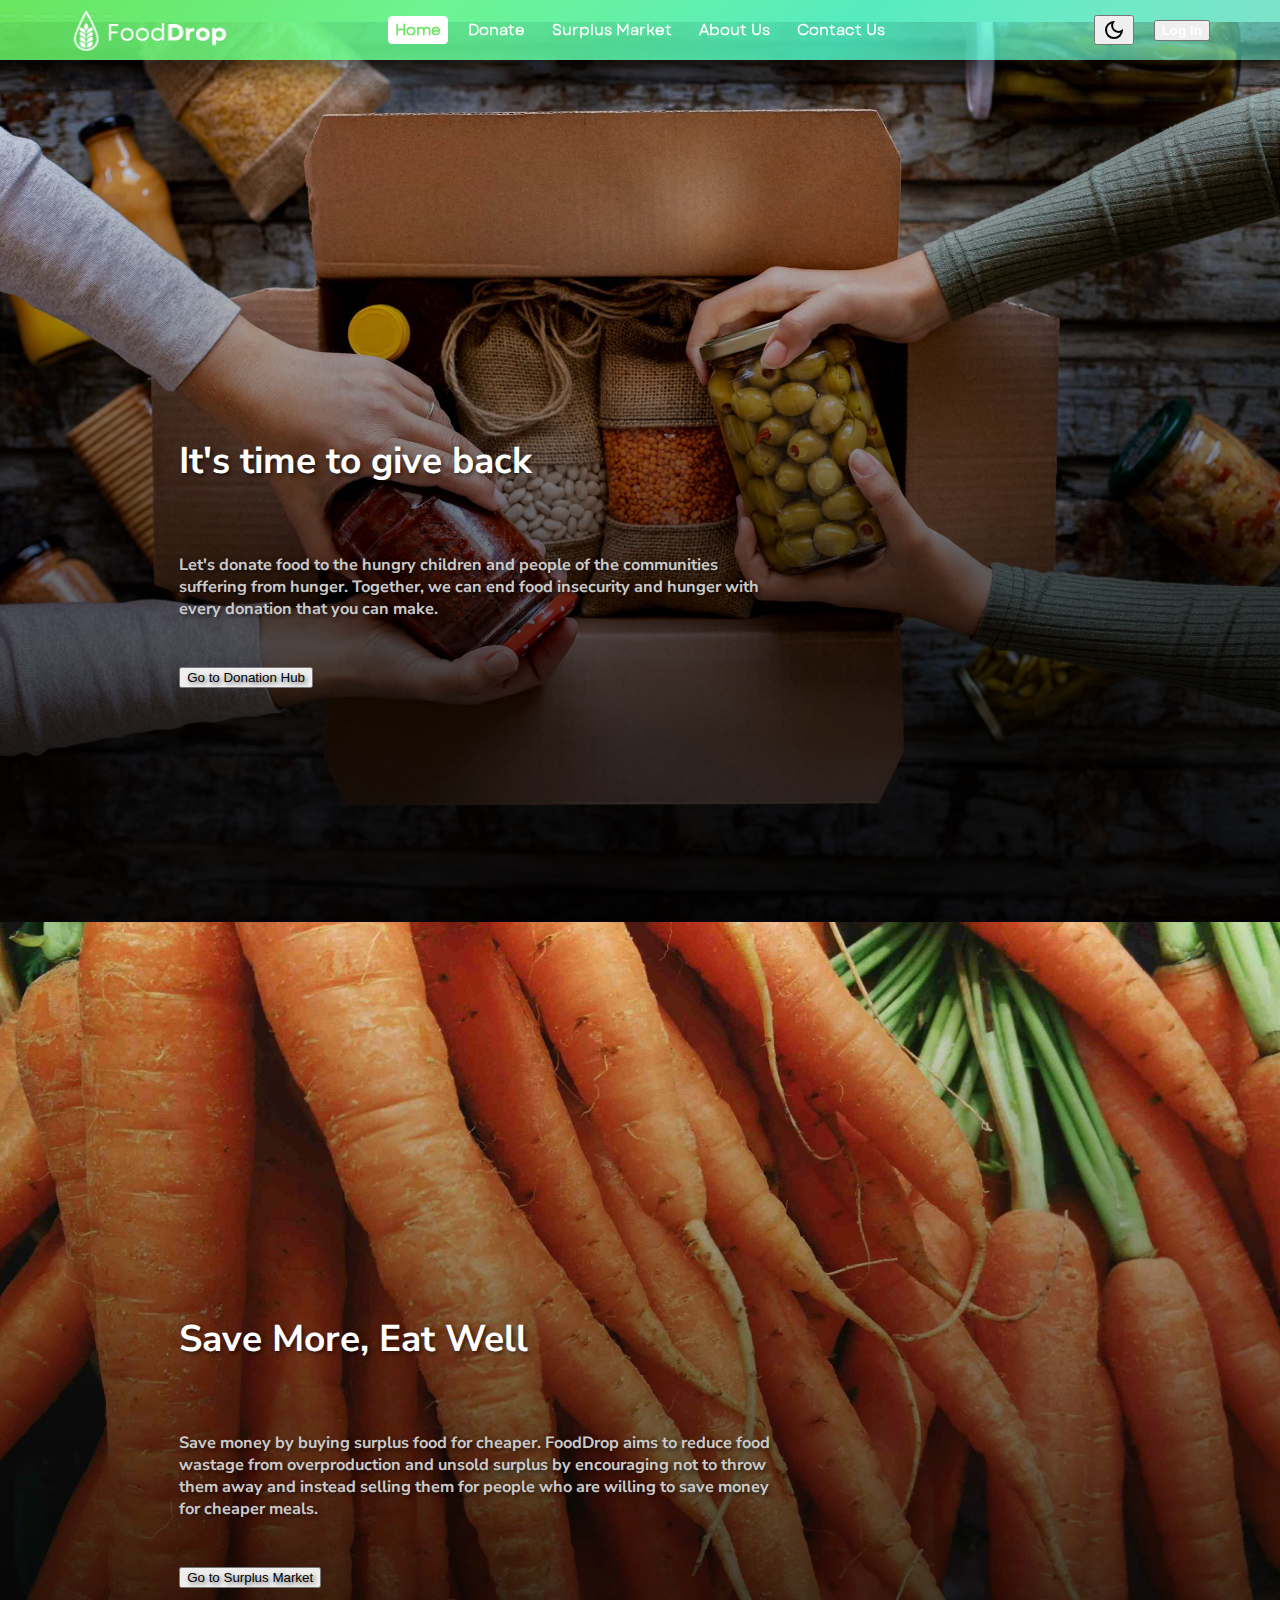
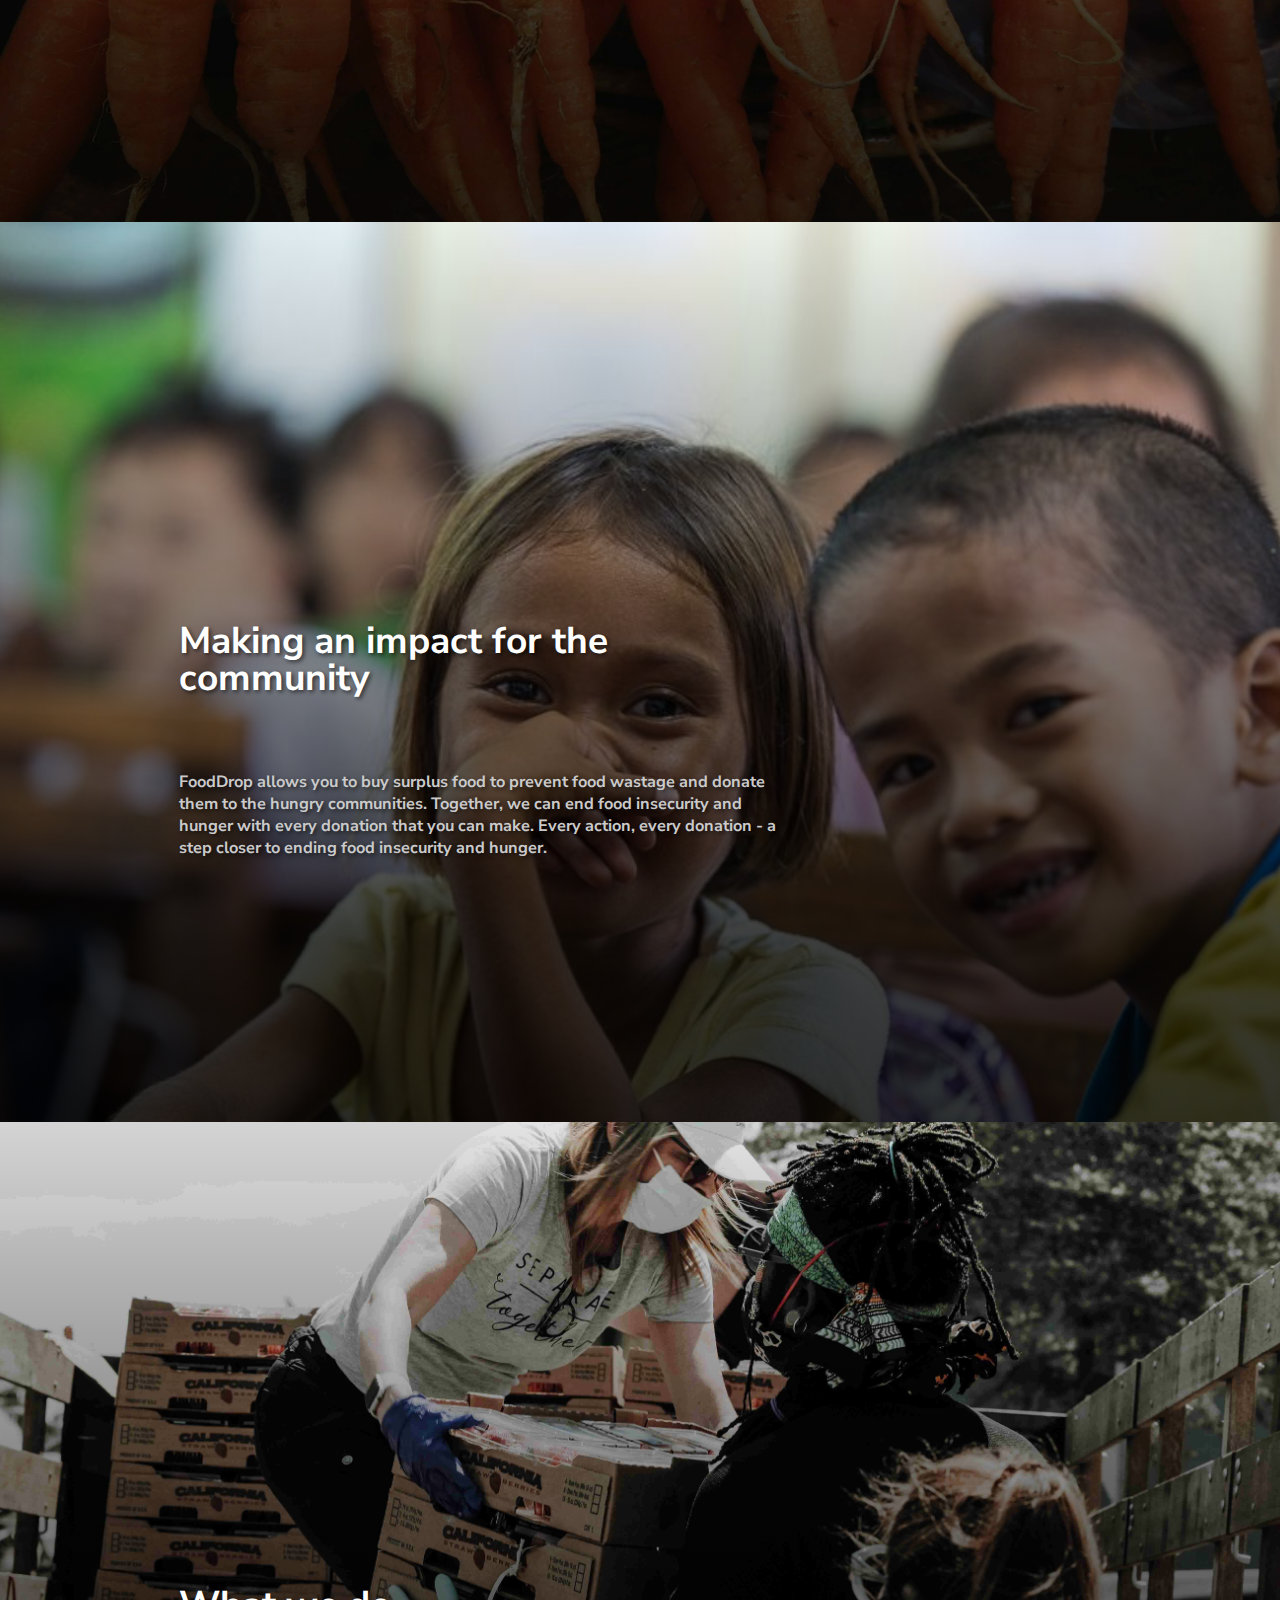
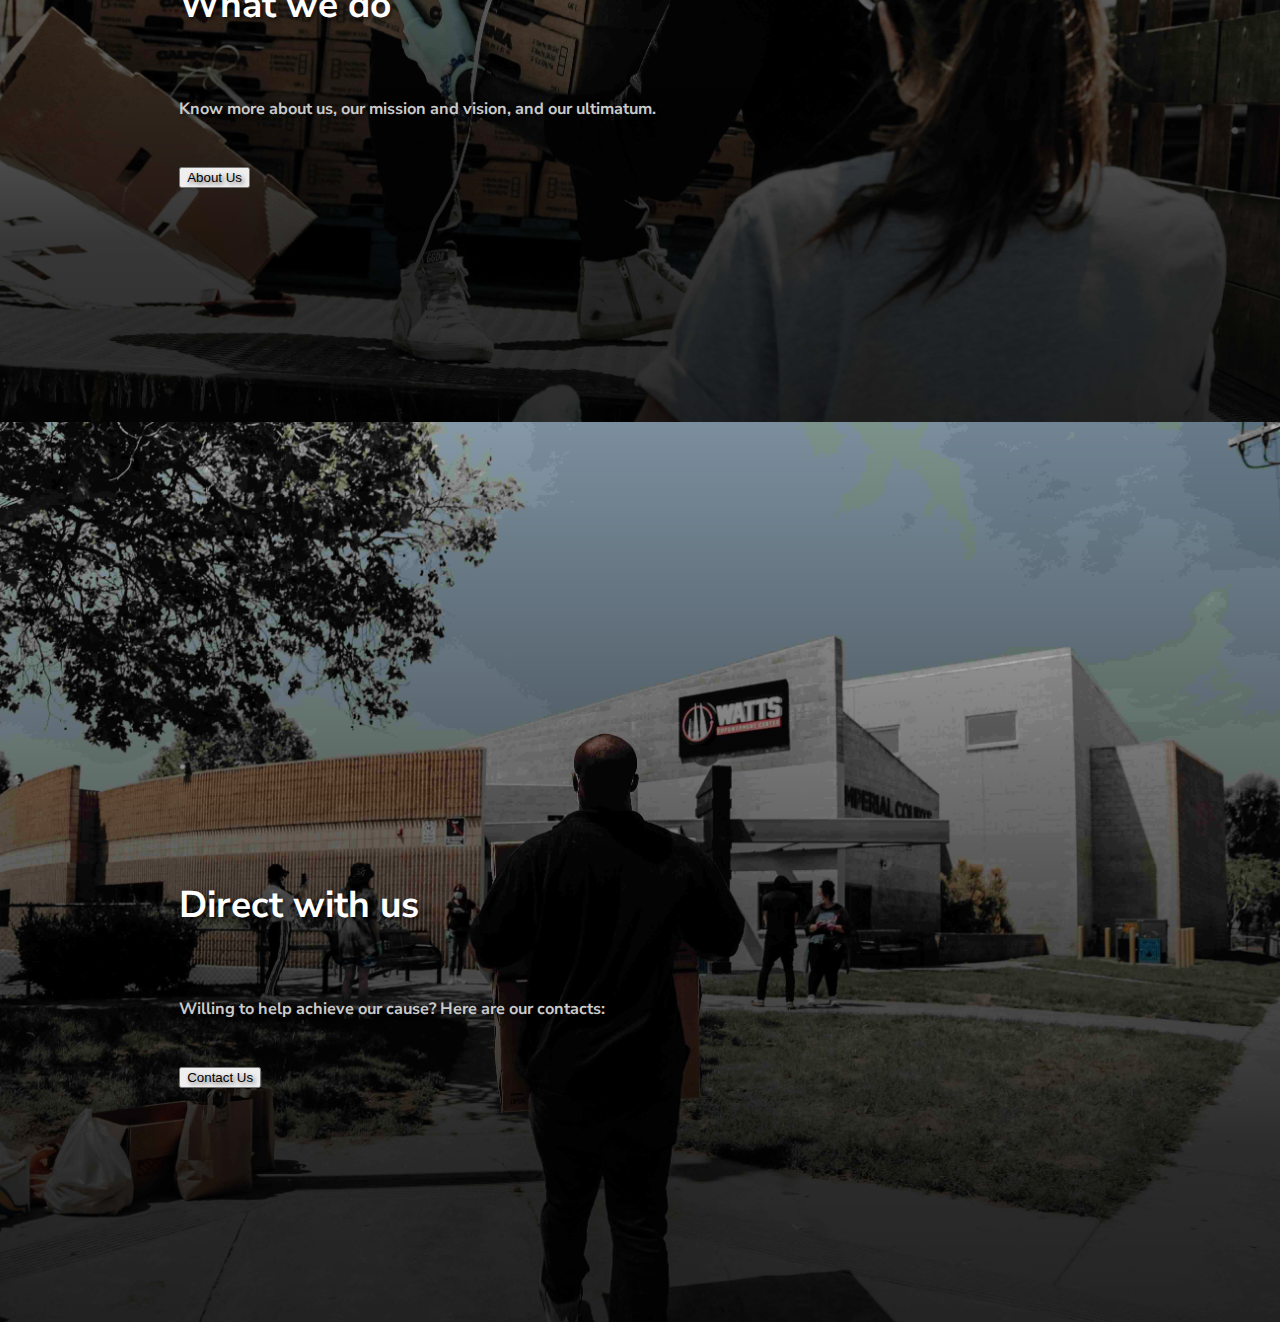
<file: index.html>
<!DOCTYPE html>
<html lang="en">

<head>
    <!-- Meta -->
    <meta charset="UTF-8">
    <meta name="viewport" content="width=device-width, initial-scale=1.0">

    <!-- Title -->
    <title>Home - FoodDrop</title>

    <!-- Favicon -->
    <link rel="apple-touch-icon" sizes="180x180" href="favicon_io/apple-touch-icon.png">
    <link rel="icon" type="image/png" sizes="32x32" href="favicon_io/favicon-32x32.png">
    <link rel="icon" type="image/png" sizes="16x16" href="favicon_io/favicon-16x16.png">
    <link rel="manifest" href="favicon_io/site.webmanifest">

    <!-- CDNs, Fonts and Icons -->
    <link href="https://cdn.jsdelivr.net/npm/bootstrap@5.3.2/dist/css/bootstrap.min.css" rel="stylesheet"
        integrity="sha384-T3c6CoIi6uLrA9TneNEoa7RxnatzjcDSCmG1MXxSR1GAsXEV/Dwwykc2MPK8M2HN" crossorigin="anonymous">
    <link rel="preconnect" href="https://fonts.googleapis.com">
    <link rel="preconnect" href="https://fonts.gstatic.com" crossorigin>
    <link rel="stylesheet" href="https://cdnjs.cloudflare.com/ajax/libs/font-awesome/5.15.3/css/all.min.css">
    <link
        href="https://fonts.googleapis.com/css2?family=Nunito+Sans:ital,opsz,wght@0,6..12,200..1000;1,6..12,200..1000&family=Plus+Jakarta+Sans:ital,wght@0,200..800;1,200..800&display=swap"
        rel="stylesheet">
    <link rel="stylesheet"
        href="https://fonts.googleapis.com/css2?family=Material+Symbols+Outlined:opsz,wght,FILL,GRAD@24,400,0,0" />

    <!-- Global Style -->
    <link rel="stylesheet" href="style.css">

    <!-- Home Style -->
    <style>
        html {
            height: 100%;
            margin: 0;
        }

        body {
            height: 100%;
            margin: 0;
        }

        @media only screen and (max-width: 752px) {
            .carousel-home-emp {
                display: none;
                visibility: collapse;
            }

            .carousel-home-text {
                width: 100%;
                text-align: center;
                padding: 0 12vw 20vh;
            }
        }
    </style>
    <!-- Modular Scripts -->
    <script type="module" src="dark-mode.js"></script>
</head>

<body>
    <nav class="navbar-container-home" id="navbarSupportedContent">
        <div class="navbar-edges">
            <div class="navbar-section">
                <img src="logos/TLW.png" width="159.57px" height="45px" style="margin: 0vh 1.5vw;">
            </div>
            <div class="navbar-section">
                <button class="btn btn-outline-light dm" onclick="toggleDarkMode()"><span
                        class="material-symbols-outlined">
                        dark_mode
                    </span></button>
                <button type="button" class="btn btn-outline-light nav-login"><a href="login.html"><b>Log
                            In</b></a></button>
            </div>
        </div>
        <div class="navbar-links">
            <li class="nav-item">
                <a class="nav-link onpage on-home"><b>Home</b></a>
            </li>
            <li class="nav-item">
                <a class="nav-link" href="donations.html"><b>Donate</b></a>
            </li>
            <li class="nav-item">
                <a class="nav-link" href="surplus.html"><b>Surplus Market</b></a>
            </li>
            <li class="nav-item">
                <a class="nav-link" href="about-us.html"><b>About Us</b></a>
            </li>
            <li class="nav-item">
                <a class="nav-link" href="contact-us.html"><b>Contact Us</b></a>
            </li>
        </div>
    </nav>


    <div id="home-page" class="carousel slide" data-bs-ride="carousel">
        <div class="carousel-indicators">
            <button type="button" data-bs-target="#carouselExampleIndicators" data-bs-slide-to="0" class="active"
                aria-current="true" aria-label="Slide 1"></button>
            <button type="button" data-bs-target="#carouselExampleIndicators" data-bs-slide-to="1"
                aria-label="Slide 2"></button>
            <button type="button" data-bs-target="#carouselExampleIndicators" data-bs-slide-to="2"
                aria-label="Slide 3"></button>
            <button type="button" data-bs-target="#carouselExampleIndicators" data-bs-slide-to="3"
                aria-label="Slide 4"></button>
            <button type="button" data-bs-target="#carouselExampleIndicators" data-bs-slide-to="4"
                aria-label="Slide 5"></button>
            <button type="button" data-bs-target="#carouselExampleIndicators" data-bs-slide-to="5"
                aria-label="Slide 6"></button>
        </div>
        <div class="carousel-inner" id="home-carousel">
            <div class="carousel-item home-carousel-item active">
                <div class="carousel-container" id="home2">
                    <div class="carousel-item-home">
                        <div class="carousel-home-text">
                            <h3>It's time to give back</h3>
                            <h6>Let's donate food to the hungry children and people of the communities suffering
                                from hunger. Together, we can end food insecurity and hunger with every donation
                                that you can make.</h6>
                            <a href="donations.html">
                                <button type="button" class="btn btn-outline-light">Go to Donation Hub</button></a>
                        </div>
                        <div class="carousel-home-emp">
                        </div>
                    </div>
                </div>
            </div>
            <div class="carousel-item home-carousel-item">
                <div class="carousel-container" id="home3">
                    <div class="carousel-item-home">
                        <div class="carousel-home-text">
                            <h3>Save More, Eat Well</h3>
                            <h6>Save money by buying surplus food for cheaper. FoodDrop aims to reduce food wastage from
                                overproduction and unsold surplus by encouraging not to throw them away and instead
                                selling them for people who are willing to save money for cheaper meals.
                            </h6>
                            <a href="surplus.html">
                                <button type="button" class="btn btn-outline-light">Go to Surplus Market</button></a>
                        </div>
                        <div class="carousel-home-emp">
                        </div>
                    </div>
                </div>
            </div>
            <div class="carousel-item home-carousel-item">
                <div class="carousel-container" id="home1">
                    <div class="carousel-item-home">
                        <div class="carousel-home-text">
                            <h3>Making an impact for the community</h3>
                            <h6>FoodDrop allows you to buy surplus food to prevent food wastage and donate them to the
                                hungry communities. Together, we can end food insecurity and hunger with every donation
                                that you can make. Every action, every donation - a step closer to ending food
                                insecurity and hunger.</h6>
                        </div>
                        <div class="carousel-home-emp">
                        </div>
                    </div>
                </div>
            </div>
            <div class="carousel-item home-carousel-item">
                <div class="carousel-container" id="home4">
                    <div class="carousel-item-home">
                        <div class="carousel-home-text">
                            <h3>What we do</h3>
                            <h6>Know more about us, our mission and vision, and our ultimatum.</h6>
                            <a href="donations.html">
                                <button type="button" class="btn btn-outline-light">About Us</button></a>
                        </div>
                        <div class="carousel-home-emp">
                        </div>
                    </div>
                </div>
            </div>
            <div class="carousel-item home-carousel-item">
                <div class="carousel-container" id="home5">
                    <div class="carousel-item-home">
                        <div class="carousel-home-text">
                            <h3>Direct with us</h3>
                            <h6>Willing to help achieve our cause? Here are our contacts:</h6>
                            <a href="donations.html">
                                <button type="button" class="btn btn-outline-light">Contact Us</button></a>
                        </div>
                        <div class="carousel-home-emp">
                        </div>
                    </div>
                </div>
            </div>
        </div>
        <button class="carousel-control-prev" type="button" data-bs-target="#home-page" data-bs-slide="prev">
            <span class="carousel-control-prev-icon" aria-hidden="true"></span>
            <span class="visually-hidden">Previous</span>
        </button>
        <button class="carousel-control-next" type="button" data-bs-target="#home-page" data-bs-slide="next">
            <span class="carousel-control-next-icon" aria-hidden="true"></span>
            <span class="visually-hidden">Next</span>
        </button>
    </div>

    <script src="https://cdn.jsdelivr.net/npm/bootstrap@5.3.3/dist/js/bootstrap.bundle.min.js"
        integrity="sha384-YvpcrYf0tY3lHB60NNkmXc5s9fDVZLESaAA55NDzOxhy9GkcIdslK1eN7N6jIeHz"
        crossorigin="anonymous"></script>
    <script src="https://code.jquery.com/jquery-3.6.0.min.js"></script>
    <script src="clamp.js"></script>
    <script src="fooddrop.js"></script>
    <script src="dark-mode.js"></script>
</body>

</html>
</file>
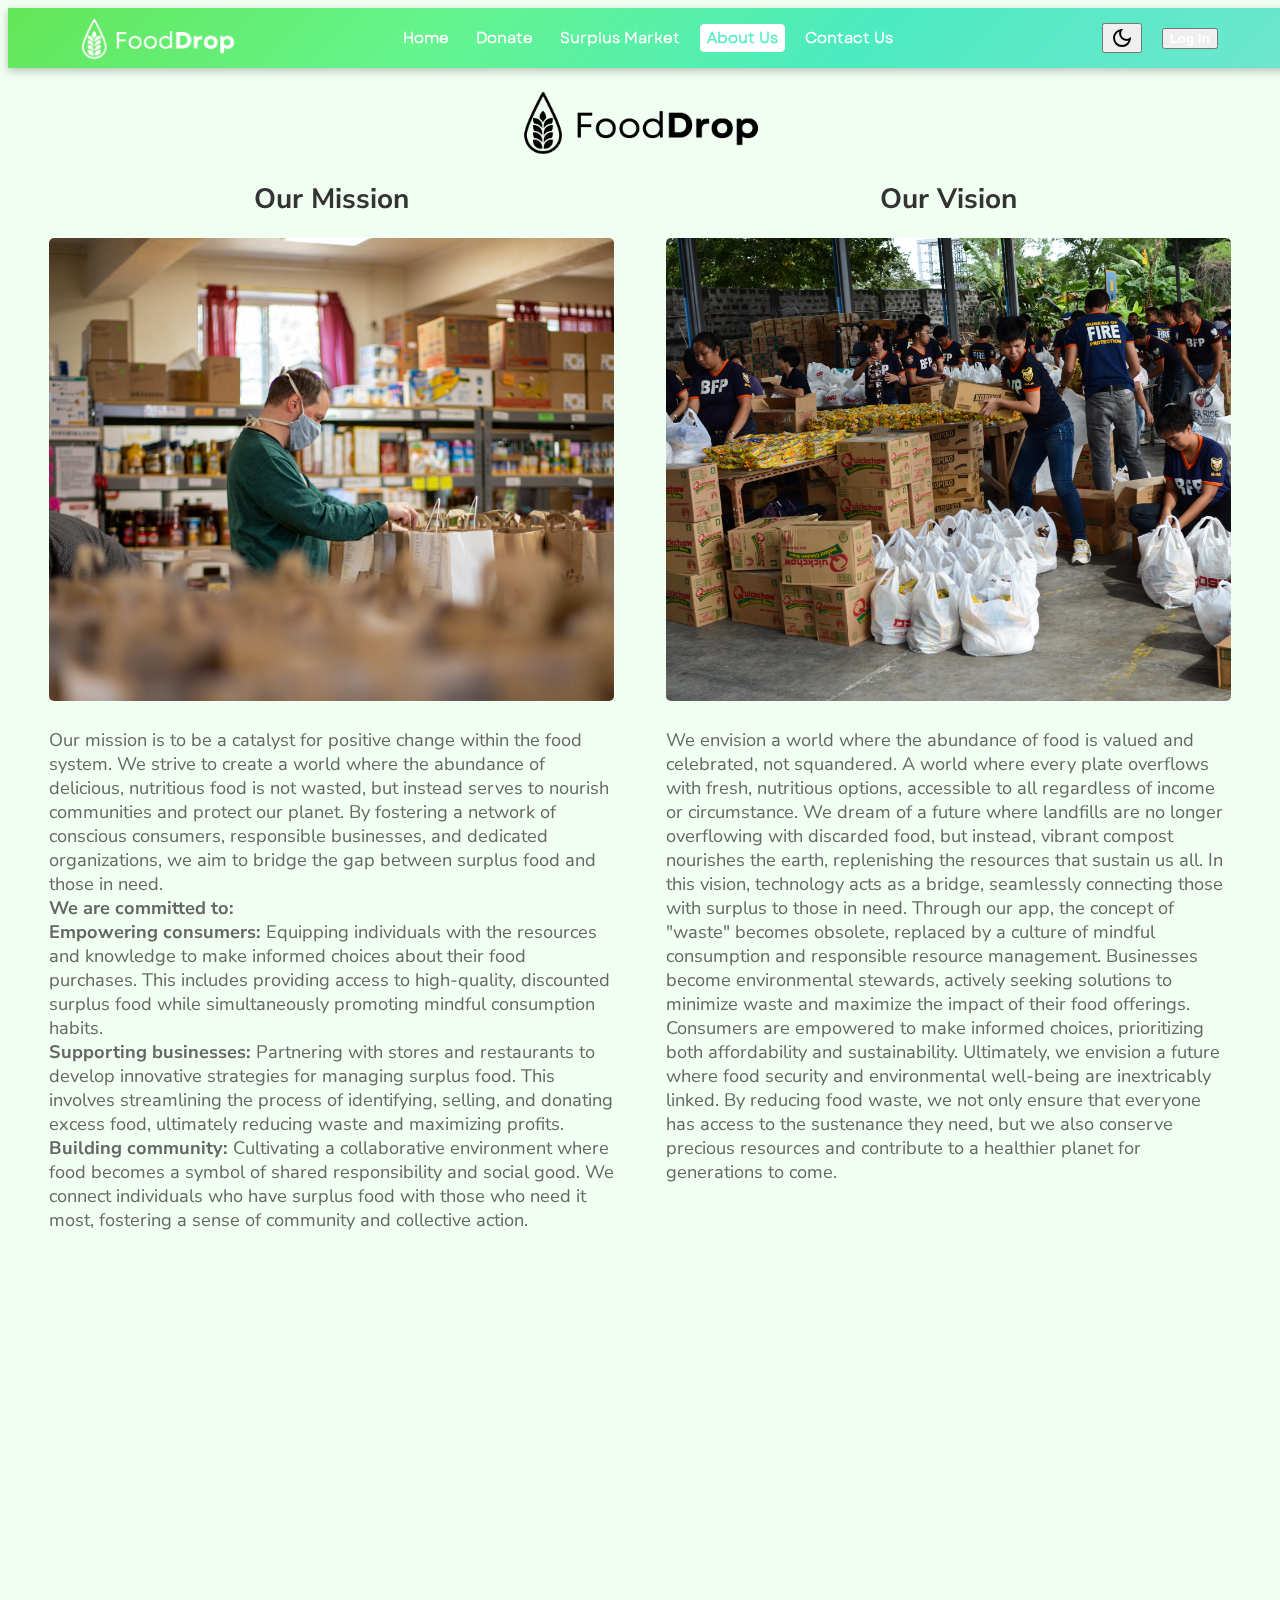
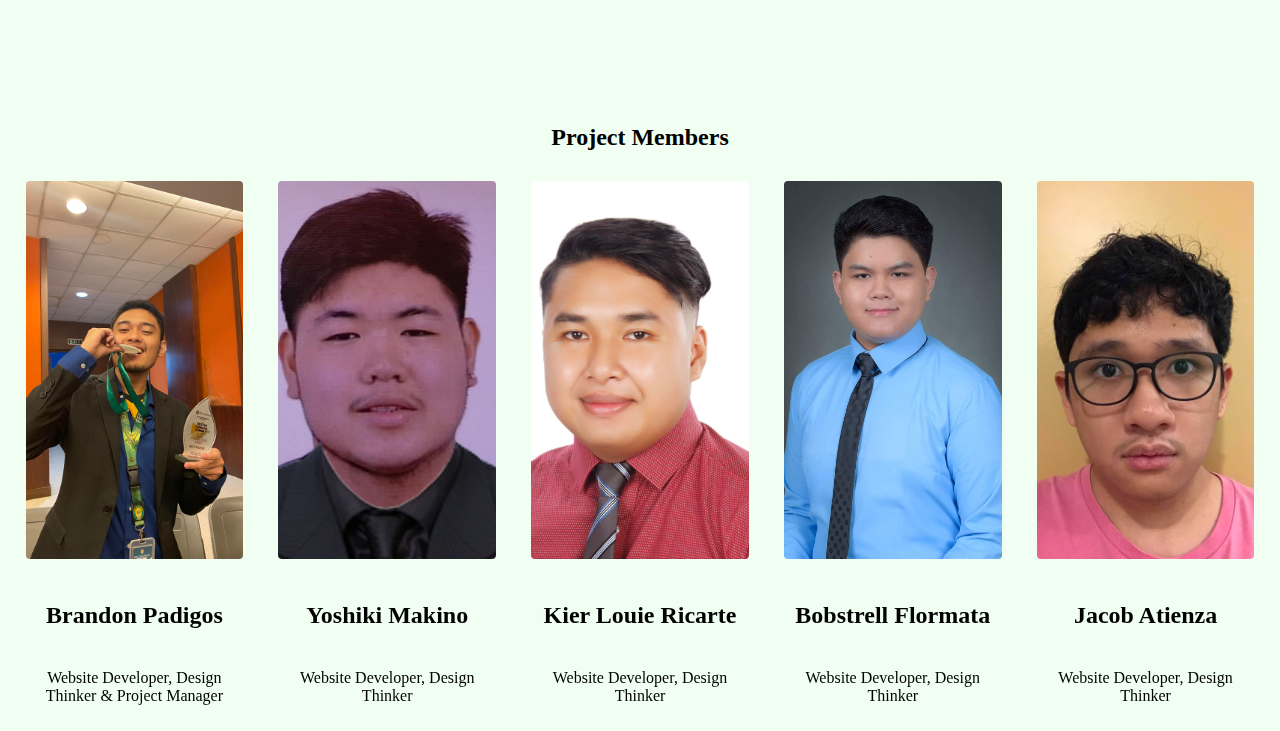
<file: about-us.html>
<!DOCTYPE html>
<html lang="en">

<head>
    <!-- Meta -->
    <meta charset="UTF-8">
    <meta name="viewport" content="width=device-width, initial-scale=1.0">

    <!-- Title -->
    <title>About Us - FoodDrop</title>

    <!-- Favicon -->
    <link rel="apple-touch-icon" sizes="180x180" href="favicon_io/apple-touch-icon.png">
    <link rel="icon" type="image/png" sizes="32x32" href="favicon_io/favicon-32x32.png">
    <link rel="icon" type="image/png" sizes="16x16" href="favicon_io/favicon-16x16.png">
    <link rel="manifest" href="favicon_io/site.webmanifest">

    <!-- CDNs, Fonts and Icons -->
    <link href="https://cdn.jsdelivr.net/npm/bootstrap@5.3.2/dist/css/bootstrap.min.css" rel="stylesheet"
        integrity="sha384-T3c6CoIi6uLrA9TneNEoa7RxnatzjcDSCmG1MXxSR1GAsXEV/Dwwykc2MPK8M2HN" crossorigin="anonymous">
    <link rel="preconnect" href="https://fonts.googleapis.com">
    <link rel="preconnect" href="https://fonts.gstatic.com" crossorigin>
    <link rel="stylesheet"
        href="https://fonts.googleapis.com/css2?family=Material+Symbols+Outlined:opsz,wght,FILL,GRAD@20..48,100..700,0..1,-50..200" />
    <link
        href="https://fonts.googleapis.com/css2?family=Nunito+Sans:ital,opsz,wght@0,6..12,200..1000;1,6..12,200..1000&family=Plus+Jakarta+Sans:ital,wght@0,200..800;1,200..800&display=swap"
        rel="stylesheet">
    <link rel="stylesheet" href="https://cdnjs.cloudflare.com/ajax/libs/font-awesome/5.15.3/css/all.min.css">

    <!-- Global Style -->
    <link rel="stylesheet" href="style.css">

    <!-- Login Style -->
    <style>
        html {
            height: 100%;
            margin: 0;
        }
    </style>

    <!-- Modular Scripts -->
    <script type="module" src="dark-mode.js"></script>
</head>

<body>
    <nav class="navbar-container" id="navbarSupportedContent">
        <div class="navbar-edges">
            <div class="navbar-section">
                <img src="logos/TLW.png" width="159.57px" height="45px" style="margin: 0vh 1.5vw;">
            </div>
            <div class="navbar-section">
                <button class="btn btn-outline-light dm" onclick="toggleDarkMode()"><span class="material-symbols-outlined">
                    dark_mode
                    </span></button>
                <button type="button" class="btn btn-outline-light nav-login"><a href="login.html"><b>Log
                            In</b></a></button>
            </div>
        </div>
        <div class="navbar-links">
            <li class="nav-item">
                <a class="nav-link" href="index.html"><b>Home</b></a>
            </li>
            <li class="nav-item">
                <a class="nav-link" href="donations.html"><b>Donate</b></a>
            </li>
            <li class="nav-item">
                <a class="nav-link" href="surplus.html"><b>Surplus Market</b></a>
            </li>
            <li class="nav-item">
                <a class="nav-link onpage on-about"><b>About Us</b></a>
            </li>
            <li class="nav-item">
                <a class="nav-link" href="contact-us.html"><b>Contact Us</b></a>
            </li>
        </div>
    </nav>

    <main class="main-page">
        <section class="main-section">
            <div class="main-container">
                <div id="void-logo"></div>
                <div class="about-us-container">
                    <div class="about-us-item">
                        <div class="about-us-content slide-up">
                            <h2 class="dm-invert">Our Mission</h2>
                            <div class="about-us-img" id="donor3"></div>
                        </div>
                        <div class="about-us-text slide-up">
                            <p class="dm-invert">Our mission is to be a catalyst for positive change within the food system. We strive to
                                create a world where the abundance of delicious, nutritious food is not wasted, but
                                instead serves to nourish communities and protect our planet. By fostering a network of
                                conscious consumers, responsible businesses, and dedicated organizations, we aim to
                                bridge the gap between surplus food and those in need.<br>
                                <b>We are committed to:</b><br>
                                <b>Empowering consumers:</b> Equipping individuals with the resources and knowledge to make
                                informed choices about their food purchases. This includes providing access to
                                high-quality, discounted surplus food while simultaneously promoting mindful consumption
                                habits.<br>
                                <b>Supporting businesses:</b> Partnering with stores and restaurants to develop innovative
                                strategies for managing surplus food. This involves streamlining the process of
                                identifying, selling, and donating excess food, ultimately reducing waste and maximizing
                                profits.<br>
                                <b>Building community: </b>Cultivating a collaborative environment where food becomes a symbol
                                of shared responsibility and social good. We connect individuals who have surplus food
                                with those who need it most, fostering a sense of community and collective action.</p>
                        </div>
                    </div>
                    <div class="about-us-item">
                        <div class="about-us-content slide-up">
                            <h2 class="dm-invert">Our Vision</h2>
                            <div class="about-us-img" id="donor2"></div>
                        </div>
                        <div class="about-us-text slide-up">
                            <p class="dm-invert">We envision a world where the abundance of food is valued and celebrated, not squandered.
                                A world where every plate overflows with fresh, nutritious options, accessible to all
                                regardless of income or circumstance. We dream of a future where landfills are no longer
                                overflowing with discarded food, but instead, vibrant compost nourishes the earth,
                                replenishing the resources that sustain us all.

                                In this vision, technology acts as a bridge, seamlessly connecting those with surplus to
                                those in need. Through our app, the concept of "waste" becomes obsolete, replaced by a
                                culture of mindful consumption and responsible resource management. Businesses become
                                environmental stewards, actively seeking solutions to minimize waste and maximize the
                                impact of their food offerings. Consumers are empowered to make informed choices,
                                prioritizing both affordability and sustainability.

                                Ultimately, we envision a future where food security and environmental well-being are
                                inextricably linked. By reducing food waste, we not only ensure that everyone has access
                                to the sustenance they need, but we also conserve precious resources and contribute to a
                                healthier planet for generations to come.
                            </p>
                        </div>
                    </div>
                </div>

                <div class="business-container">
                    <div class="business text-center slide-up">
                        <h3 class="dm-invert">Years in Business</h3>
                        <p class="dm-invert">10+</p>
                    </div>
                    <div class="business text-center slide-up">
                        <h3 class="dm-invert">Satisfied Customers</h3>
                        <p class="dm-invert">1000+</p>
                    </div>
                    <div class="business text-center slide-up">
                        <h3 class="dm-invert">Total Sales</h3>
                        <p class="dm-invert">₱1.2M+</p>
                    </div>
                </div>
            </div>
        </section>

        <section class="team">
            <h2 dm-invert>Project Members</h2>
            <div class="team-members">
                <div class="team-member">
                    <div class="team-member-img" id="tm1">
                    </div>
                    <div class="team-member-text">
                        <h3 class="dm-invert">Brandon Padigos</h3>
                        <p class="dm-invert"> Website Developer, Design Thinker & Project Manager</p>
                    </div>
                </div>
                <div class="team-member">
                    <div class="team-member-img" id="tm2">
                    </div>
                    <div class="team-member-text">
                        <h3 class="dm-invert">Yoshiki Makino</h3>
                        <p class="dm-invert">Website Developer, Design Thinker</p>
                    </div>

                </div>
                <div class="team-member">
                    <div class="team-member-img" id="tm3"></div>
                    <div class="team-member-text">
                        <h3 class="dm-invert">Kier Louie Ricarte</h3>
                        <p class="dm-invert">Website Developer, Design Thinker</p>
                    </div>

                </div>
                <div class="team-member">
                    <div class="team-member-img" id="tm4"></div>
                    <div class="team-member-text">
                        <h3 class="dm-invert">Bobstrell Flormata</h3>
                        <p class="dm-invert">Website Developer, Design Thinker</p>
                    </div>

                </div>
                <div class="team-member">
                    <div class="team-member-img" id="tm5"></div>
                    <div class="team-member-text">
                        <h3 class="dm-invert">Jacob Atienza</h3>
                        <p class="dm-invert">Website Developer, Design Thinker</p>
                    </div>

                </div>
            </div>
        </section>
    </main>

    <script src="https://cdn.jsdelivr.net/npm/bootstrap@5.3.3/dist/js/bootstrap.bundle.min.js"
        integrity="sha384-YvpcrYf0tY3lHB60NNkmXc5s9fDVZLESaAA55NDzOxhy9GkcIdslK1eN7N6jIeHz"
        crossorigin="anonymous"></script>
    <script src="https://code.jquery.com/jquery-3.6.0.min.js"></script>
    <script src="clamp.js"></script>
    <script src="fooddrop.js"></script>
    <script src="dark-mode.js"></script>
</body>

</html>
</file>
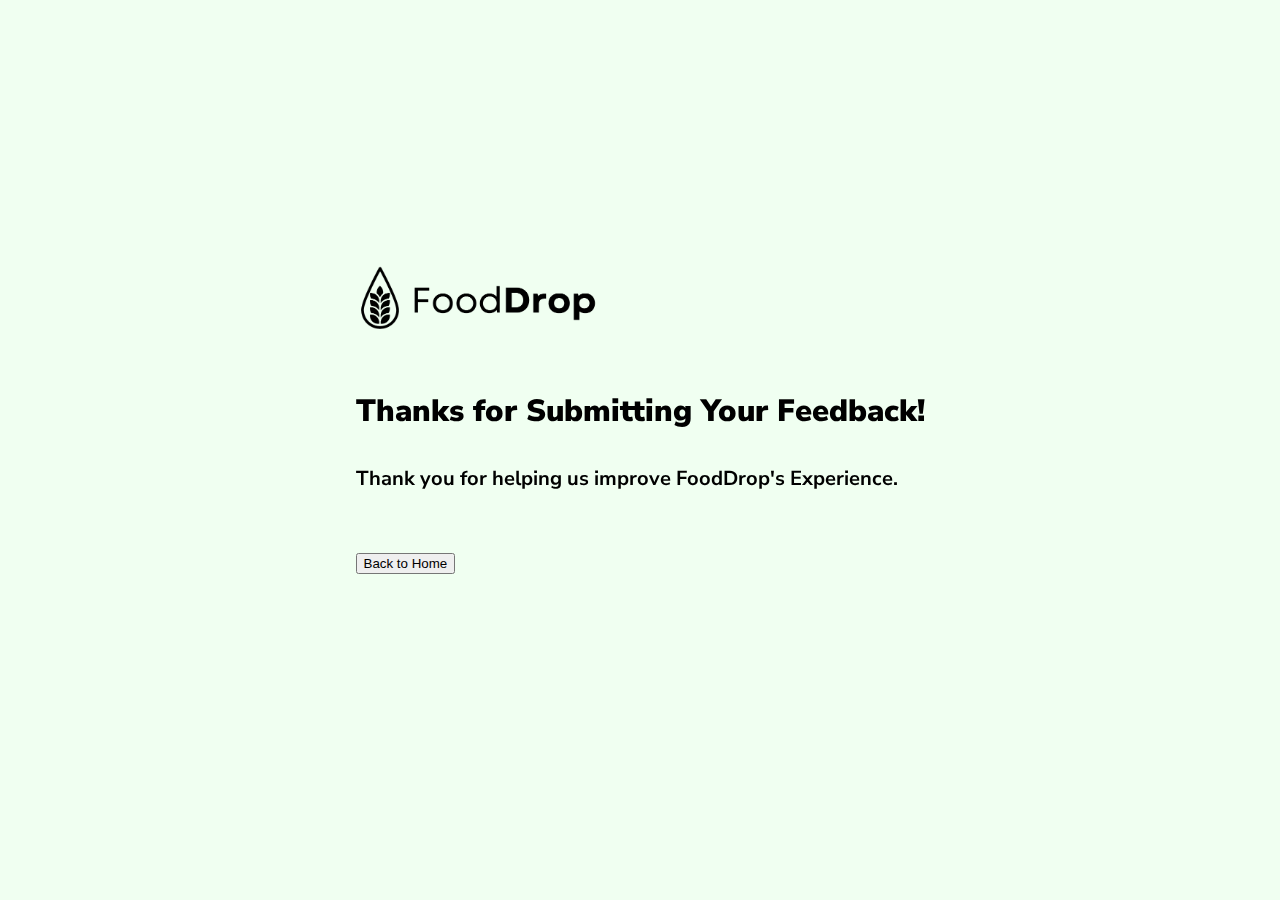
<file: contact-after.html>
<!DOCTYPE html>
<html lang="en">

<head>
    <!-- Meta -->
    <meta charset="UTF-8">
    <meta name="viewport" content="width=device-width, initial-scale=1.0">

    <!-- Title -->
    <title>Donate - FoodDrop</title>

    <!-- Favicon -->
    <link rel="apple-touch-icon" sizes="180x180" href="favicon_io/apple-touch-icon.png">
    <link rel="icon" type="image/png" sizes="32x32" href="favicon_io/favicon-32x32.png">
    <link rel="icon" type="image/png" sizes="16x16" href="favicon_io/favicon-16x16.png">
    <link rel="manifest" href="favicon_io/site.webmanifest">

    <!-- CDNs, Fonts and Icons -->
    <link href="https://cdn.jsdelivr.net/npm/bootstrap@5.3.2/dist/css/bootstrap.min.css" rel="stylesheet"
        integrity="sha384-T3c6CoIi6uLrA9TneNEoa7RxnatzjcDSCmG1MXxSR1GAsXEV/Dwwykc2MPK8M2HN" crossorigin="anonymous">
    <link rel="preconnect" href="https://fonts.googleapis.com">
    <link rel="preconnect" href="https://fonts.gstatic.com" crossorigin>
    <link rel="stylesheet" href="https://cdnjs.cloudflare.com/ajax/libs/font-awesome/5.15.3/css/all.min.css">
    <link
        href="https://fonts.googleapis.com/css2?family=Nunito+Sans:ital,opsz,wght@0,6..12,200..1000;1,6..12,200..1000&family=Plus+Jakarta+Sans:ital,wght@0,200..800;1,200..800&display=swap"
        rel="stylesheet">
    <link rel="stylesheet"
        href="https://fonts.googleapis.com/css2?family=Material+Symbols+Outlined:opsz,wght,FILL,GRAD@24,400,0,0" />

    <!-- Global Style -->
    <link rel="stylesheet" href="style.css">

    <!-- Home Style -->
    <style>
        html {
            height: 100%;
            margin: 0;
        }

        body {
            height: 100%;
            margin: 0;
        }

        @media only screen and (max-width: 836px) {
            #void-page {
                padding-bottom: 40vh; 
            }
        }
    </style>

    <script src="dark-mode.js"></script>

</head>

<body>
    <section id="void-page">
        <div id="void-logo"></div>
        <div id="void-text">
            <h3 class="dm-invert"><b>Thanks for Submitting Your Feedback!<b></h3>
            <h5 class="dm-invert">Thank you for helping us improve FoodDrop's Experience.</h5>
        </div>
        <a href="index.html"><button type="button" class="btn btn-dark">Back to Home</button></a>
    </section>

    <script src="https://cdn.jsdelivr.net/npm/bootstrap@5.3.3/dist/js/bootstrap.bundle.min.js"
        integrity="sha384-YvpcrYf0tY3lHB60NNkmXc5s9fDVZLESaAA55NDzOxhy9GkcIdslK1eN7N6jIeHz"
        crossorigin="anonymous"></script>
    <script src="https://code.jquery.com/jquery-3.6.0.min.js"></script>
    <script src="clamp.js"></script>
    <script src="fooddrop.js"></script>
    <script src="dark-mode.js"></script>
</body>

</html>
</file>
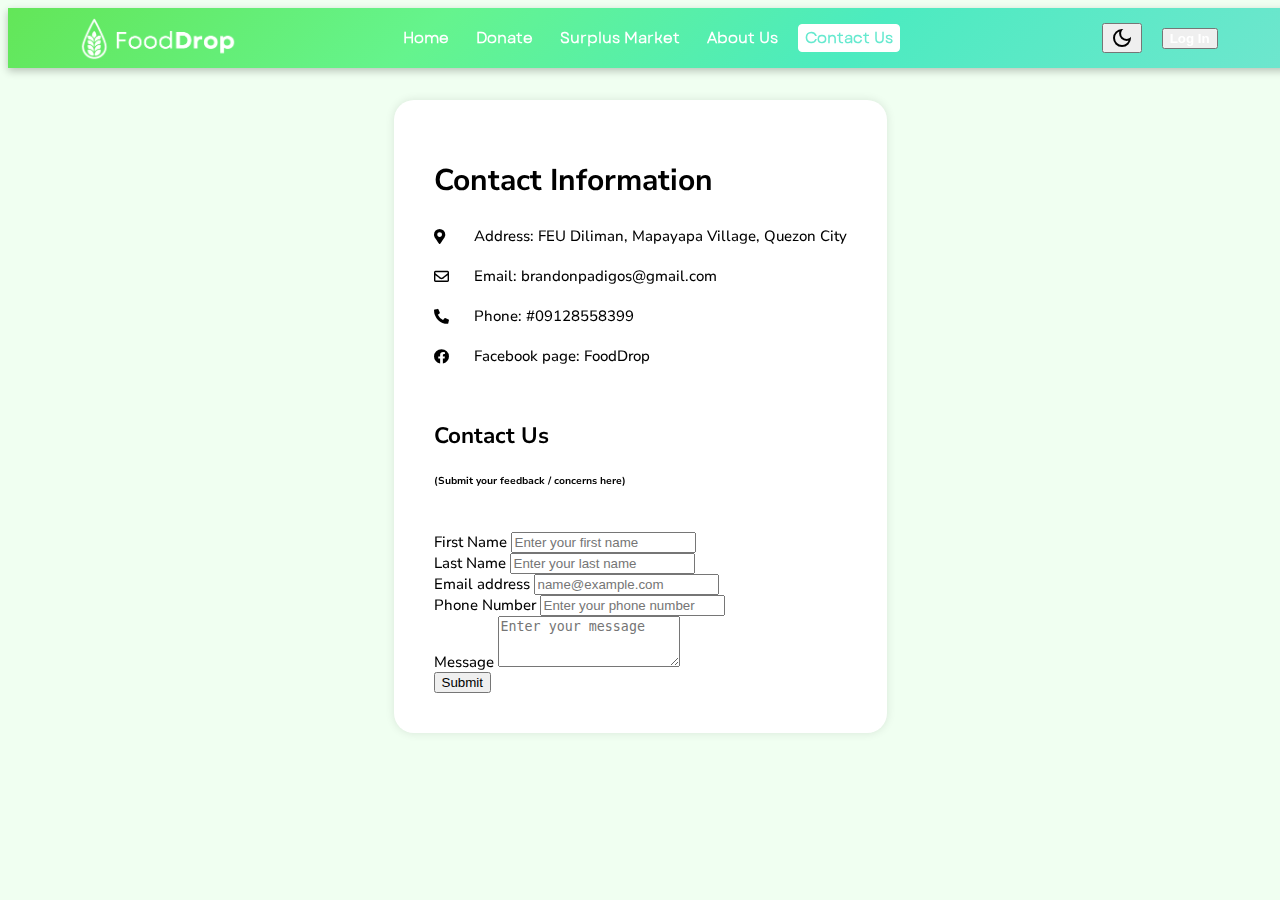
<file: contact-us.html>
<!DOCTYPE html>
<html lang="en">

<head>
    <!-- Meta -->
    <meta charset="UTF-8">
    <meta name="viewport" content="width=device-width, initial-scale=1.0">

    <!-- Title -->
    <title>Contact Us - FoodDrop </title>

    <!-- Favicon -->
    <link rel="apple-touch-icon" sizes="180x180" href="favicon_io/apple-touch-icon.png">
    <link rel="icon" type="image/png" sizes="32x32" href="favicon_io/favicon-32x32.png">
    <link rel="icon" type="image/png" sizes="16x16" href="favicon_io/favicon-16x16.png">
    <link rel="manifest" href="favicon_io/site.webmanifest">


    <!-- CDNs, Fonts and Icons -->
    <link rel="stylesheet" href="https://cdnjs.cloudflare.com/ajax/libs/font-awesome/5.15.3/css/all.min.css">
    <link href="https://cdn.jsdelivr.net/npm/bootstrap@5.3.2/dist/css/bootstrap.min.css" rel="stylesheet"
        integrity="sha384-T3c6CoIi6uLrA9TneNEoa7RxnatzjcDSCmG1MXxSR1GAsXEV/Dwwykc2MPK8M2HN" crossorigin="anonymous">
    <link rel="preconnect" href="https://fonts.googleapis.com">
    <link rel="preconnect" href="https://fonts.gstatic.com" crossorigin>
    <link rel="stylesheet" href="https://cdnjs.cloudflare.com/ajax/libs/font-awesome/5.15.3/css/all.min.css">
    <link
        href="https://fonts.googleapis.com/css2?family=Nunito+Sans:ital,opsz,wght@0,6..12,200..1000;1,6..12,200..1000&family=Plus+Jakarta+Sans:ital,wght@0,200..800;1,200..800&display=swap"
        rel="stylesheet">
    <link rel="stylesheet"
        href="https://fonts.googleapis.com/css2?family=Material+Symbols+Outlined:opsz,wght,FILL,GRAD@24,400,0,0" />

    <!-- Global Style -->
    <link rel="stylesheet" href="style.css">

    <!-- Login Style -->
    <style>
        html {
            height: 100%;
            margin: 0;
        }
    </style>

    <!-- Modular Scripts -->
    <script type="module" src="dark-mode.js"></script>
</head>

<body>
    <nav class="navbar-container" id="navbarSupportedContent">
        <div class="navbar-edges">
            <div class="navbar-section">
                <img src="logos/TLW.png" width="159.57px" height="45px" style="margin: 0vh 1.5vw;">
            </div>
            <div class="navbar-section">
                <button class="btn btn-outline-light dm" onclick="toggleDarkMode()"><span class="material-symbols-outlined">
                    dark_mode
                    </span></button>
                <button type="button" class="btn btn-outline-light nav-login"><a href="login.html"><b>Log
                            In</b></a></button>
            </div>
        </div>
        <div class="navbar-links">
            <li class="nav-item">
                <a class="nav-link" href="index.html"><b>Home</b></a>
            </li>
            <li class="nav-item">
                <a class="nav-link" href="donations.html"><b>Donate</b></a>
            </li>
            <li class="nav-item">
                <a class="nav-link" href="surplus.html"><b>Surplus Market</b></a>
            </li>
            <li class="nav-item">
                <a class="nav-link" href="about-us.html"><b>About Us</b></a>
            </li>
            <li class="nav-item">
                <a class="nav-link onpage on-contact"><b>Contact Us</b></a>
            </li>
        </div>
    </nav>
    <div class="contact-page">
        <div class="contact-container">
            <div id="contact-info-box">
                <h1 class="dm-invert">Contact Information</h1>
                <div class="contact-info dm-invert">
                    <i class="fas fa-map-marker-alt"></i>
                    <p>Address: FEU Diliman, Mapayapa Village, Quezon City</p>
                </div>
                <div class="contact-info dm-invert">
                    <i class="far fa-envelope"></i>
                    <p>Email: brandonpadigos@gmail.com</p>
                </div>
                <div class="contact-info dm-invert">
                    <i class="fas fa-phone-alt"></i>
                    <p>Phone: #09128558399</p>
                </div>
                <div class="contact-info dm-invert">
                    <i class="fab fa-facebook"></i>
                    <p>Facebook page: FoodDrop</p>
                </div>
                <br>
                <h2 class="dm-invert">Contact Us</h2>
                <h6 class="dm-invert">(Submit your feedback / concerns here)</h6>
                <br>
                <form>
                    <div class="mb-3">
                        <label for="firstName" class="form-label dm-invert">First Name</label>
                        <input type="text" class="form-control" id="firstName" placeholder="Enter your first name">
                    </div>
                    <div class="mb-3">
                        <label for="lastName" class="form-label dm-invert">Last Name</label>
                        <input type="text" class="form-control" id="lastName" placeholder="Enter your last name">
                    </div>
                    <div class="mb-3">
                        <label for="email" class="form-label dm-invert">Email address</label>
                        <input type="email" class="form-control" id="email-con" placeholder="name@example.com">
                    </div>
                    <div class="mb-3">
                        <label for="phoneNumber" class="form-label dm-invert">Phone Number</label>
                        <input type="tel" class="form-control" id="phoneNumber" placeholder="Enter your phone number">
                    </div>
                    <div class="mb-3">
                        <label for="message" class="form-label dm-invert">Message</label>
                        <textarea class="form-control" id="message" rows="3"
                            placeholder="Enter your message"></textarea>
                    </div>
                    <a href="contact-after.html"><button type="button" class="btn btn-success">Submit</button></a>
                </form>
            </div>
        </div>
    </div>
    <script src="https://cdn.jsdelivr.net/npm/bootstrap@5.3.3/dist/js/bootstrap.bundle.min.js"
        integrity="sha384-YvpcrYf0tY3lHB60NNkmXc5s9fDVZLESaAA55NDzOxhy9GkcIdslK1eN7N6jIeHz"
        crossorigin="anonymous"></script>
    <script src="https://code.jquery.com/jquery-3.6.0.min.js"></script>
    <script src="clamp.js"></script>
    <script src="fooddrop.js"></script>
    <script src="dark-mode.js"></script>
</body>

</html>
</file>
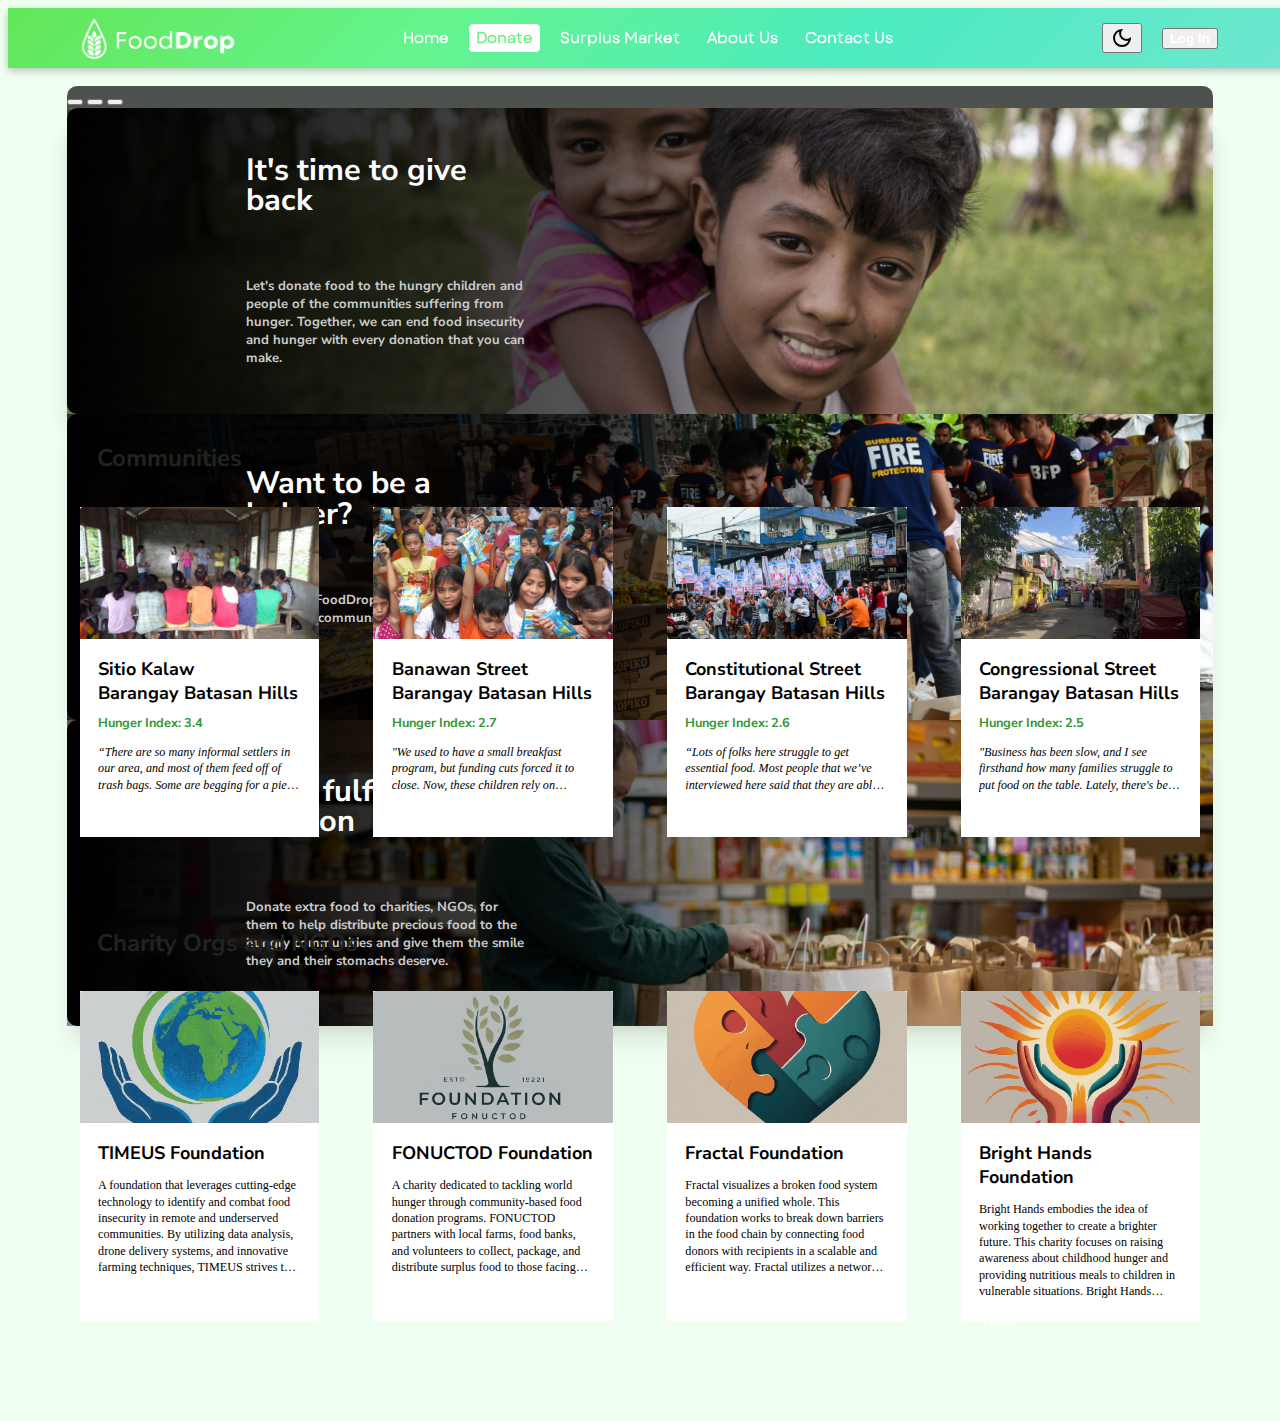
<file: donations.html>
<!DOCTYPE html>
<html lang="en">

<head>
    <!-- Meta -->
    <meta charset="UTF-8">
    <meta name="viewport" content="width=device-width, initial-scale=1.0">

    <!-- Title -->
    <title>Donate - FoodDrop</title>

    <!-- Favicon -->
    <link rel="apple-touch-icon" sizes="180x180" href="favicon_io/apple-touch-icon.png">
    <link rel="icon" type="image/png" sizes="32x32" href="favicon_io/favicon-32x32.png">
    <link rel="icon" type="image/png" sizes="16x16" href="favicon_io/favicon-16x16.png">
    <link rel="manifest" href="favicon_io/site.webmanifest">

    <!-- CDNs, Fonts and Icons -->
    <link href="https://cdn.jsdelivr.net/npm/bootstrap@5.3.2/dist/css/bootstrap.min.css" rel="stylesheet"
        integrity="sha384-T3c6CoIi6uLrA9TneNEoa7RxnatzjcDSCmG1MXxSR1GAsXEV/Dwwykc2MPK8M2HN" crossorigin="anonymous">
    <link rel="preconnect" href="https://fonts.googleapis.com">
    <link rel="preconnect" href="https://fonts.gstatic.com" crossorigin>
    <link rel="stylesheet" href="https://cdnjs.cloudflare.com/ajax/libs/font-awesome/5.15.3/css/all.min.css">
    <link
        href="https://fonts.googleapis.com/css2?family=Nunito+Sans:ital,opsz,wght@0,6..12,200..1000;1,6..12,200..1000&family=Plus+Jakarta+Sans:ital,wght@0,200..800;1,200..800&display=swap"
        rel="stylesheet">
    <link rel="stylesheet"
        href="https://fonts.googleapis.com/css2?family=Material+Symbols+Outlined:opsz,wght,FILL,GRAD@24,400,0,0" />

    <!-- Global Style -->
    <link rel="stylesheet" href="style.css">

    <!-- Home Style -->
    <style>
        html {
            height: 100%;
            margin: 0;
        }
    </style>
    <!-- Modular Scripts -->
    <script type="module" src="dark-mode.js"></script>
</head>

<body>
    <nav class="navbar-container" id="navbarSupportedContent">
        <div class="navbar-edges">
            <div class="navbar-section">
                <img src="logos/TLW.png" width="159.57px" height="45px" style="margin: 0vh 1.5vw;">
            </div>
            <div class="navbar-section">
                <button class="btn btn-outline-light dm" onclick="toggleDarkMode()"><span
                        class="material-symbols-outlined">
                        dark_mode
                    </span></button>
                <button type="button" class="btn btn-outline-light nav-login"><a href="login.html"><b>Log
                            In</b></a></button>
            </div>
        </div>
        <div class="navbar-links">
            <li class="nav-item">
                <a class="nav-link" href="index.html"><b>Home</b></a>
            </li>
            <li class="nav-item">
                <a class="nav-link onpage on-donate"><b>Donate</b></a>
            </li>
            <li class="nav-item">
                <a class="nav-link" href="surplus.html"><b>Surplus Market</b></a>
            </li>
            <li class="nav-item">
                <a class="nav-link" href="about-us.html"><b>About Us</b></a>
            </li>
            <li class="nav-item">
                <a class="nav-link" href="contact-us.html"><b>Contact Us</b></a>
            </li>
        </div>
    </nav>

    <section id="donate-page">
        <div id="donate-header" class="carousel slide" data-bs-ride="carousel">
            <div class="carousel-indicators">
                <button type="button" data-bs-target="#carouselExampleIndicators" data-bs-slide-to="0" class="active"
                    aria-current="true" aria-label="Slide 1"></button>
                <button type="button" data-bs-target="#carouselExampleIndicators" data-bs-slide-to="1"
                    aria-label="Slide 2"></button>
                <button type="button" data-bs-target="#carouselExampleIndicators" data-bs-slide-to="2"
                    aria-label="Slide 3"></button>
            </div>
            <div class="carousel-inner" id="donate-carousel">
                <div class="carousel-item donate-carousel-item active">
                    <div class="carousel-container" id="donor1">
                        <div class="carousel-item-head">
                            <div class="carousel-item-text">
                                <h3>It's time to give back</h3>
                                <h6>Let's donate food to the hungry children and people of the communities suffering
                                    from hunger. Together, we can end food insecurity and hunger with every donation
                                    that you can make.</h6>
                            </div>
                            <div class="carousel-item-emp">
                            </div>
                        </div>
                    </div>
                </div>
                <div class="carousel-item donate-carousel-item">
                    <div class="carousel-container" id="donor2">
                        <div class="carousel-item-head">
                            <div class="carousel-item-text">
                                <h3>Want to be a helper?</h3>
                                <h6>Apply as a FoodDrop helper to bring food to the hungry communities.&nbsp</h6>
                                <a href="signup.html">
                                    <button type="button" class="btn btn-outline-light">Register</button></a>
                            </div>
                            <div class="carousel-item-emp">
                            </div>
                        </div>
                    </div>
                </div>
                <div class="carousel-item donate-carousel-item">
                    <div class="carousel-container" id="donor3">
                        <div class="carousel-item-head">
                            <div class="carousel-item-text">
                                <h3>Help fulfill our mission</h3>
                                <h6>Donate extra food to charities, NGOs, for them to help distribute precious food to
                                    the hungry communities and give them the smile they and their stomachs deserve.
                                </h6>
                            </div>
                            <div class="carousel-item-emp">
                            </div>
                        </div>
                    </div>
                </div>
            </div>
            <button class="carousel-control-prev" type="button" data-bs-target="#donate-header" data-bs-slide="prev">
                <span class="carousel-control-prev-icon" aria-hidden="true"></span>
                <span class="visually-hidden">Previous</span>
            </button>
            <button class="carousel-control-next" type="button" data-bs-target="#donate-header" data-bs-slide="next">
                <span class="carousel-control-next-icon" aria-hidden="true"></span>
                <span class="visually-hidden">Next</span>
            </button>
        </div>

        <div class="donate-card-section">
            <h2>Communities</h2>
            <div class="donate-card-row">
                <div class="card donate-card">
                    <div class="card-img" id="comm1"></div>
                    <div class="card-body">
                        <section>
                            <h5 class="card-title text-truncate">Sitio Kalaw<br>Barangay Batasan Hills</h5>
                            <p class="card-h-index">Hunger Index: 3.4</p>
                            <p class="card-text card-text-truncate"><i>“There are so many informal settlers in our area,
                                    and
                                    most of them feed off of trash bags. Some are begging for a piece of bread.”</i></p>
                        </section>

                        <a href="comm1.html" class="btn btn-success">View</a>
                    </div>
                </div>
                <div class="card donate-card">
                    <div class="card-img" id="comm2"></div>
                    <div class="card-body">
                        <section>
                            <h5 class="card-title text-truncate">Banawan Street<br>Barangay Batasan Hills</h5>
                            <p class="card-h-index">Hunger Index: 2.7</p>
                            <p class="card-text card-text-truncate"><i>"We used to have a small breakfast program, but
                                    funding cuts forced it to close. Now, these children rely on whatever meager
                                    breakfast
                                    they can scrounge up at home, which often isn't much. It's heartbreaking to see them
                                    struggle to learn on empty stomachs."</i></p>
                        </section>


                        <a href="comm2.html" class="btn btn-success">View</a>
                    </div>
                </div>
                <div class="card donate-card">
                    <div class="card-img" id="comm3"></div>
                    <div class="card-body">
                        <section>
                            <h5 class="card-title text-truncate">Constitutional Street<br>Barangay Batasan Hills</h5>
                            <p class="card-h-index">Hunger Index: 2.6</p>
                            <p class="card-text card-text-truncate"><i>“Lots of folks here struggle to get essential
                                    food.
                                    Most people that we’ve interviewed here said that they are able to eat only on the
                                    morning. They consider themselves very lucky being able to eat at night."</i></p>
                        </section>


                        <a href="#" class="btn btn-success">View</a>
                    </div>
                </div>
                <div class="card donate-card">
                    <div class="card-img" id="comm4"></div>
                    <div class="card-body">
                        <section>
                            <h5 class="card-title text-truncate">Congressional Street<br>Barangay Batasan Hills</h5>
                            <p class="card-h-index">Hunger Index: 2.5</p>
                            <p class="card-text card-text-truncate"><i>"Business has been slow, and I see firsthand how
                                    many
                                    families struggle to put food on the table. Lately, there's been an increase in
                                    people
                                    asking for expired goods or dented cans. They're embarrassed, but desperation shines
                                    in
                                    their eyes."</i></p>
                        </section>


                        <a href="#" class="btn btn-success">View</a>
                    </div>
                </div>
            </div>
        </div>

        <div class="donate-card-section section-two">
            <h2>Charity Orgs and NGOs</h2>
            <div class="donate-card-row">
                <div class="card donate-card">
                    <div class="card-img" id="org1"></div>
                    <div class="card-body">
                        <section>
                            <h5 class="card-title text-truncate">TIMEUS Foundation</h5>
                            <p class="card-text card-text-truncate-org">A foundation that leverages cutting-edge
                                technology
                                to identify and combat food insecurity in remote and underserved communities. By
                                utilizing data analysis, drone delivery systems, and innovative farming techniques,
                                TIMEUS strives to bridge the gap between food production and those most in need.</p>
                        </section>

                        <a href="#" class="btn btn-success">View</a>
                    </div>
                </div>
                <div class="card donate-card">
                    <div class="card-img" id="org2"></div>
                    <div class="card-body">
                        <section>
                            <h5 class="card-title text-truncate">FONUCTOD Foundation</h5>
                            <p class="card-text card-text-truncate-org">A charity dedicated to tackling world hunger
                                through
                                community-based food donation programs. FONUCTOD partners with local farms, food banks,
                                and volunteers to collect, package, and distribute surplus food to those facing hunger.
                                Their focus is on empowering communities to develop sustainable food systems and build
                                resilience.</p>
                        </section>

                        <a href="#" class="btn btn-success">View</a>
                    </div>
                </div>
                <div class="card donate-card">
                    <div class="card-img" id="org3"></div>
                    <div class="card-body">
                        <section>
                            <h5 class="card-title text-truncate">Fractal Foundation</h5>
                            <p class="card-text card-text-truncate-org">Fractal visualizes a broken food system becoming
                                a
                                unified whole. This
                                foundation works to break down barriers in the food chain by connecting food donors with
                                recipients in a scalable and efficient way. Fractal utilizes a network approach,
                                partnering with businesses, NGOs, and individuals to create a ripple effect of food
                                donation across the globe.</p>
                        </section>

                        <a href="#" class="btn btn-success">View</a>
                    </div>
                </div>
                <div class="card donate-card">
                    <div class="card-img" id="org4"></div>
                    <div class="card-body">
                        <section>
                            <h5 class="card-title text-truncate">Bright Hands Foundation</h5>
                            <p class="card-text card-text-truncate-org">Bright Hands embodies the idea of working
                                together
                                to create a brighter
                                future. This charity focuses on raising awareness about childhood hunger and providing
                                nutritious meals to children in vulnerable situations. Bright Hands organizes food
                                drives, school feeding programs, and educational initiatives to address the root causes
                                of hunger and empower the next generation.</p>
                        </section>

                        <a href="#" class="btn btn-success">View</a>
                    </div>
                </div>
            </div>
        </div>


    </section>

    <script src="https://cdn.jsdelivr.net/npm/bootstrap@5.3.3/dist/js/bootstrap.bundle.min.js"
        integrity="sha384-YvpcrYf0tY3lHB60NNkmXc5s9fDVZLESaAA55NDzOxhy9GkcIdslK1eN7N6jIeHz"
        crossorigin="anonymous"></script>
    <script src="https://code.jquery.com/jquery-3.6.0.min.js"></script>
    <script src="clamp.js"></script>
    <script src="fooddrop.js"></script>
    <script src="dark-mode.js"></script>
</body>

</html>
</file>
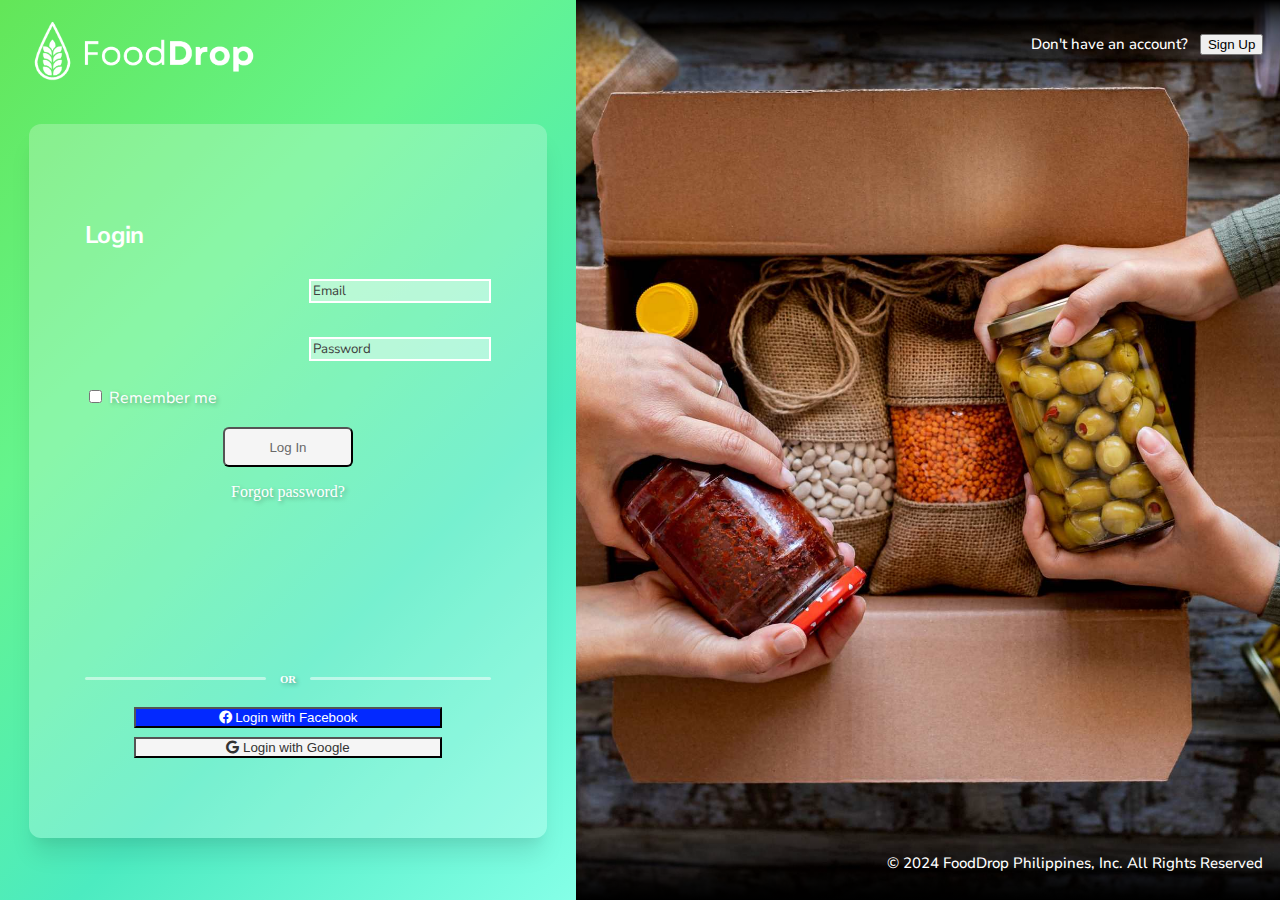
<file: login.html>
<!DOCTYPE html>
<html lang="en">

<head>
    <!-- Meta -->
    <meta charset="UTF-8">
    <meta name="viewport" content="width=device-width, initial-scale=1.0">

    <!-- Title -->
    <title>Log In - FoodDrop</title>

    <!-- Favicon -->
    <link rel="apple-touch-icon" sizes="180x180" href="favicon_io/apple-touch-icon.png">
    <link rel="icon" type="image/png" sizes="32x32" href="favicon_io/favicon-32x32.png">
    <link rel="icon" type="image/png" sizes="16x16" href="favicon_io/favicon-16x16.png">
    <link rel="manifest" href="favicon_io/site.webmanifest">

    <!-- CDNs, Fonts and Icons -->
    <link href="https://cdn.jsdelivr.net/npm/bootstrap@5.3.2/dist/css/bootstrap.min.css" rel="stylesheet"
        integrity="sha384-T3c6CoIi6uLrA9TneNEoa7RxnatzjcDSCmG1MXxSR1GAsXEV/Dwwykc2MPK8M2HN" crossorigin="anonymous">
    <link rel="preconnect" href="https://fonts.googleapis.com">
    <link rel="preconnect" href="https://fonts.gstatic.com" crossorigin>
    <link rel="stylesheet" href="https://cdnjs.cloudflare.com/ajax/libs/font-awesome/5.15.3/css/all.min.css">
    <link
        href="https://fonts.googleapis.com/css2?family=Nunito+Sans:ital,opsz,wght@0,6..12,200..1000;1,6..12,200..1000&family=Plus+Jakarta+Sans:ital,wght@0,200..800;1,200..800&display=swap"
        rel="stylesheet">
    <link rel="stylesheet"
        href="https://fonts.googleapis.com/css2?family=Material+Symbols+Outlined:opsz,wght,FILL,GRAD@24,400,0,0" />

    <!-- Global Style -->
    <link rel="stylesheet" href="style.css">

    <!-- Login Style -->
    <style>
        html {
            height: 100%;
            margin: 0;
        }

        body {
            height: 100%;
            margin: 0;
        }

        @media only screen and (max-width: 837px) {
            .mobile-view {
                display: inherit;
                visibility: visible;
            }

            #login-card {
                background: rgba(0, 0, 0, 0.774);
                width: 70vw;
            }

            #login-page-bg {
                display: none;
                visibility: collapse;
            }

            #login-page-left {
                width: 100%;
                background: url(images/login.jpg);
                background-size: cover;
                background-position: center;
            }

            #email,
            #password {
                color: white;
            }

            #email::placeholder,
            #password::placeholder {
                color: white;
            }

            .error-message {
                padding: 1vh;
                font-size: 0.78em;
                line-height: 1em;
            }

            .login-lower-text {
                font-size: 0.67em;
            }

            .login-op-container button {
                max-width: 46vw;
                min-width: 43vw;
            }
        }

        @media only screen and (max-width: 635px) {
            #login-card {
                padding: 2.6vh 3.14vh;
            }

            #login-card {
                width: 76vw;
            }

            .error-message {
                font-size: 0.74em;
                transform: scale(0.9)
            }

            .login-op-container button {
                transform: scale(0.85);
            }
        }

        @media only screen and (max-width: 447px) {

            #login-card {
                width: 86vw;
            }

            .error-message {
                font-size: 0.74em;
                transform: scale(0.9)
            }

            #login-signup {
                transform: scale(0.85);
            }
        }
    </style>
    <!-- Modular Scripts -->
    <script type="module" src="dark-mode.js"></script>
</head>

<body>
    <section class="entire-screenwide">
        <div id="login-page-left">
            <div id="login-title">
                <img id="login-brand" src="logos/TLW.png" width="230.49px" height="65px">
            </div>
            <div id="login-container">
                <div id="login-card">
                    <div id="login-fields">
                        <h2>Login</h2>
                        <form>
                            <div class="form-group">
                                <input type="text" class="form-control" id="email" placeholder="Email">
                                <div class="error-message" id="email-error"><span class="material-symbols-outlined">
                                        error
                                    </span>&nbsp<div id="email-error-message"></div>
                                </div>
                            </div>
                            <div class="form-group">
                                <input type="password" class="form-control" id="password" placeholder="Password">
                                <div class="error-message" id="pass-error"><span class="material-symbols-outlined">
                                        error
                                    </span>&nbsp<div id="pass-error-message"></div>
                                </div>
                            </div>
                            <div class="form-check">
                                <input type="checkbox" class="form-check-input" id="rememberMe">
                                <label class="form-check-label" for="rememberMe">Remember me</label>
                            </div>
                            <div class="form-login"> <button type="button" class="btn" id="login-login"
                                    onclick="validateLogin()">Log In</button>
                                <p class="mt-3">
                                    <a id="forgot-pass" href="#">Forgot password?</a>
                                </p>
                            </div>
                            <div class="form-login mobile-view">
                                <p class="login-upper-text" id="login-signup">Don't have an
                                    account?&nbsp&<a href="signup.html"><button type="button"
                                            class="btn btn-outline-light">Sign
                                            Up</button></a></p>
                            </div>
                        </form>
                    </div>
                    <div id="login-other-options">
                        <div id="login-op-divider">
                            <div class="login-op"></div>
                            <h6>OR</h6>
                            <div class="login-op"></div>
                        </div>
                        <div class="login-op-container">
                            <a href="https://www.facebook.com"><button type="button" class="btn login-fb"><i
                                        class="fab fa-facebook"></i> Login
                                    with
                                    Facebook</button></a>
                        </div>
                        <div class="login-op-container">
                            <a href="https://www.google.com"><button type="button" class="btn login-google"><i
                                        class="fab fa-google"></i> Login with
                                    Google</button></a>
                        </div>
                    </div>
                </div>
            </div>
            <div class="login-lower-shadow mobile-view">
                <p class="login-lower-text">&copy 2024 FoodDrop Philippines, Inc. All Rights Reserved</p>
            </div>
        </div>
        <div id="login-page-bg">
            <div class="login-upper-shadow">
                <p class="login-upper-text">Don't have an account? &nbsp&nbsp<a href="signup.html"><button type="button"
                            class="btn btn-outline-light">Sign Up</button></a></p>
            </div>
            <div class="login-lower-shadow">
                <p class="login-lower-text">&copy 2024 FoodDrop Philippines, Inc. All Rights Reserved</p>
            </div>
        </div>
    </section>

    <script src="https://cdn.jsdelivr.net/npm/bootstrap@5.3.3/dist/js/bootstrap.bundle.min.js"
        integrity="sha384-YvpcrYf0tY3lHB60NNkmXc5s9fDVZLESaAA55NDzOxhy9GkcIdslK1eN7N6jIeHz"
        crossorigin="anonymous"></script>
    <script src="https://code.jquery.com/jquery-3.6.0.min.js"></script>
    <script src="login.js"></script>
    <script src="clamp.js"></script>
    <script src="fooddrop.js"></script>
    <script src="dark-mode.js"></script>
</body>

</html>
</file>
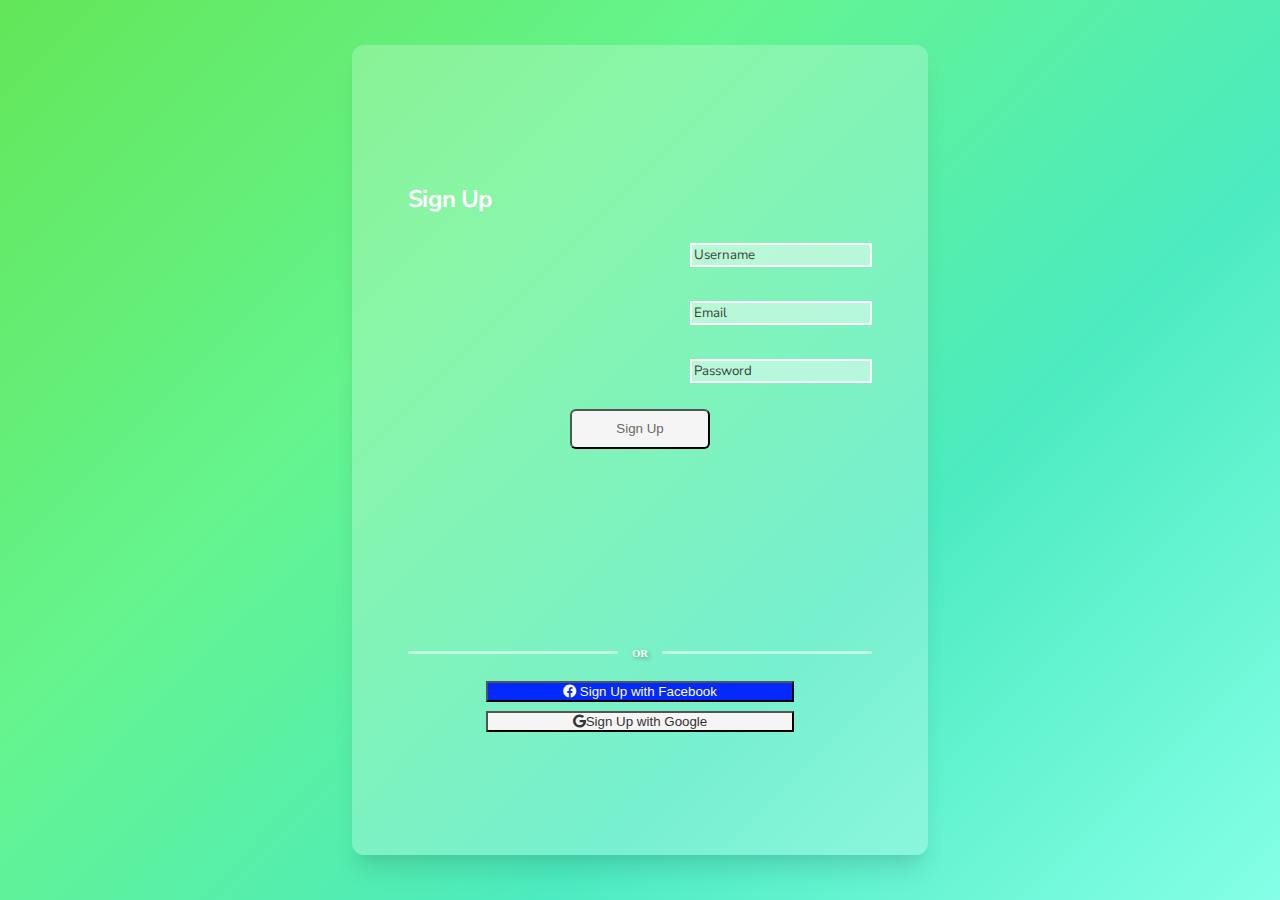
<file: signup.html>
<!DOCTYPE html>
<html lang="en">

<head>
    <!-- Meta -->
    <meta charset="UTF-8">
    <meta name="viewport" content="width=device-width, initial-scale=1.0">

    <!-- Title -->
    <title>Sign Up - FoodDrop</title>

    <!-- Favicon -->
    <link rel="apple-touch-icon" sizes="180x180" href="favicon_io/apple-touch-icon.png">
    <link rel="icon" type="image/png" sizes="32x32" href="favicon_io/favicon-32x32.png">
    <link rel="icon" type="image/png" sizes="16x16" href="favicon_io/favicon-16x16.png">
    <link rel="manifest" href="favicon_io/site.webmanifest">

    <!-- CDNs, Fonts and Icons -->
    <link href="https://cdn.jsdelivr.net/npm/bootstrap@5.3.2/dist/css/bootstrap.min.css" rel="stylesheet"
        integrity="sha384-T3c6CoIi6uLrA9TneNEoa7RxnatzjcDSCmG1MXxSR1GAsXEV/Dwwykc2MPK8M2HN" crossorigin="anonymous">
    <link rel="preconnect" href="https://fonts.googleapis.com">
    <link rel="preconnect" href="https://fonts.gstatic.com" crossorigin>
    <link rel="stylesheet" href="https://cdnjs.cloudflare.com/ajax/libs/font-awesome/5.15.3/css/all.min.css">
    <link
        href="https://fonts.googleapis.com/css2?family=Nunito+Sans:ital,opsz,wght@0,6..12,200..1000;1,6..12,200..1000&family=Plus+Jakarta+Sans:ital,wght@0,200..800;1,200..800&display=swap"
        rel="stylesheet">
    <link rel="stylesheet"
        href="https://fonts.googleapis.com/css2?family=Material+Symbols+Outlined:opsz,wght,FILL,GRAD@24,400,0,0" />

    <!-- Global Style -->
    <link rel="stylesheet" href="style.css">

    <!-- Login Style -->
    <style>
        html {
            height: 100%;
            margin: 0;
        }

        body {
            height: 100%;
            margin: 0;
           
        }


        @media only screen and (max-width: 837px) {
            .mobile-view {
                display: inherit;
                visibility: visible;
            }

            #login-card {
                background: rgba(0, 0, 0, 0.774);
                width: 70vw;
            }

            #login-page-bg {
                display: none;
                visibility: collapse;
            }

            #login-page-left {
                width: 100%;
                background: url('surhead2.jpg');
                background-size: cover;
                background-position: center;
            }

            #email,
            #password,
            #user {
                color: white;
            }

            #email::placeholder,
            #password::placeholder,
            #username::placeholder {
                color: white;
            }

            .error-message {
                padding: 1vh;
                font-size: 0.78em;
                line-height: 1em;
            }

            .login-lower-text {
                font-size: 0.67em;
            }

            .login-op-container button {
                max-width: 46vw;
                min-width: 43vw;
            }
        }

        @media only screen and (max-width: 635px) {
            #login-card {
                padding: 2.6vh 3.14vh;
            }

            #login-card {
                width: 76vw;
            }

            .error-message {
                font-size: 0.74em;
                transform: scale(0.9)
            }

            .login-op-container button {
                transform: scale(0.85);
            }
        }

        @media only screen and (max-width: 447px) {

            #login-card {
                width: 86vw;
            }

            .error-message {
                font-size: 0.74em;
                transform: scale(0.9)
            }

            #login-signup {
                transform: scale(0.85);
            }
        }
    </style>
    <!-- Modular Scripts -->
    <script type="module" src="dark-mode.js"></script>
</head>

<body>
    <section class="entire-screenwide" id="signup">
            <div id="signup-container">
                <div id="login-card">
                    <div id="login-fields">
                        <h2>Sign Up</h2>
                        <form>
                            <div class="form-group">
                                <input type="text" class="form-control" id="username" placeholder="Username">
                                <div class="error-message" id="user-error"><span class="material-symbols-outlined">
                                        error
                                    </span>&nbsp<div id="user-error-message"></div>
                                </div>
                            </div>
                            <div class="form-group">
                                <input type="text" class="form-control" id="email" placeholder="Email">
                                <div class="error-message" id="email-error"><span class="material-symbols-outlined">
                                        error
                                    </span>&nbsp<div id="email-error-message"></div>
                                </div>
                            </div>
                            <div class="form-group">
                                <input type="password" class="form-control" id="password" placeholder="Password">
                                <div class="error-message" id="pass-error"><span class="material-symbols-outlined">
                                        error
                                    </span>&nbsp<div class="pass-valid" id="pass-error-message"></div>
                                </div>
                            </div>
                            <div class="form-login"> <button type="button" class="btn" id="login-login"
                                    onclick="validateLogin()">Sign Up</button>
                            </div>
                            <div class="form-login mobile-view">
                                <p class="login-upper-text" id="login-signup">Already have an
                                    account?&nbsp<a href="signup.html"><button type="button"
                                            class="btn btn-outline-light">Sign
                                            Up</button></a></p>
                            </div>
                        </form>
                    </div>
                    <div id="login-other-options">
                        <div id="login-op-divider">
                            <div class="login-op"></div>
                            <h6>OR</h6>
                            <div class="login-op"></div>
                        </div>
                        <div class="login-op-container">
                            <a href="https://www.facebook.com"><button type="button" class="btn login-fb"><i
                                        class="fab fa-facebook"></i> Sign Up
                                    with
                                    Facebook</button></a>
                        </div>
                        <div class="login-op-container">
                            <a href="https://www.google.com"><button type="button" class="btn login-google"><i
                                        class="fab fa-google"></i>Sign Up with
                                    Google</button></a>
                        </div>
                    </div>
                </div>
            </div>
        </div>
    </section>

    <script src="sign-up.js"></script>
    <script src="https://cdn.jsdelivr.net/npm/bootstrap@5.3.3/dist/js/bootstrap.bundle.min.js"
        integrity="sha384-YvpcrYf0tY3lHB60NNkmXc5s9fDVZLESaAA55NDzOxhy9GkcIdslK1eN7N6jIeHz"
        crossorigin="anonymous"></script>
    <script src="clamp.js"></script>
    <script src="fooddrop.js"></script>
    <script src="dark-mode.js"></script>
</body>

</html>
</file>
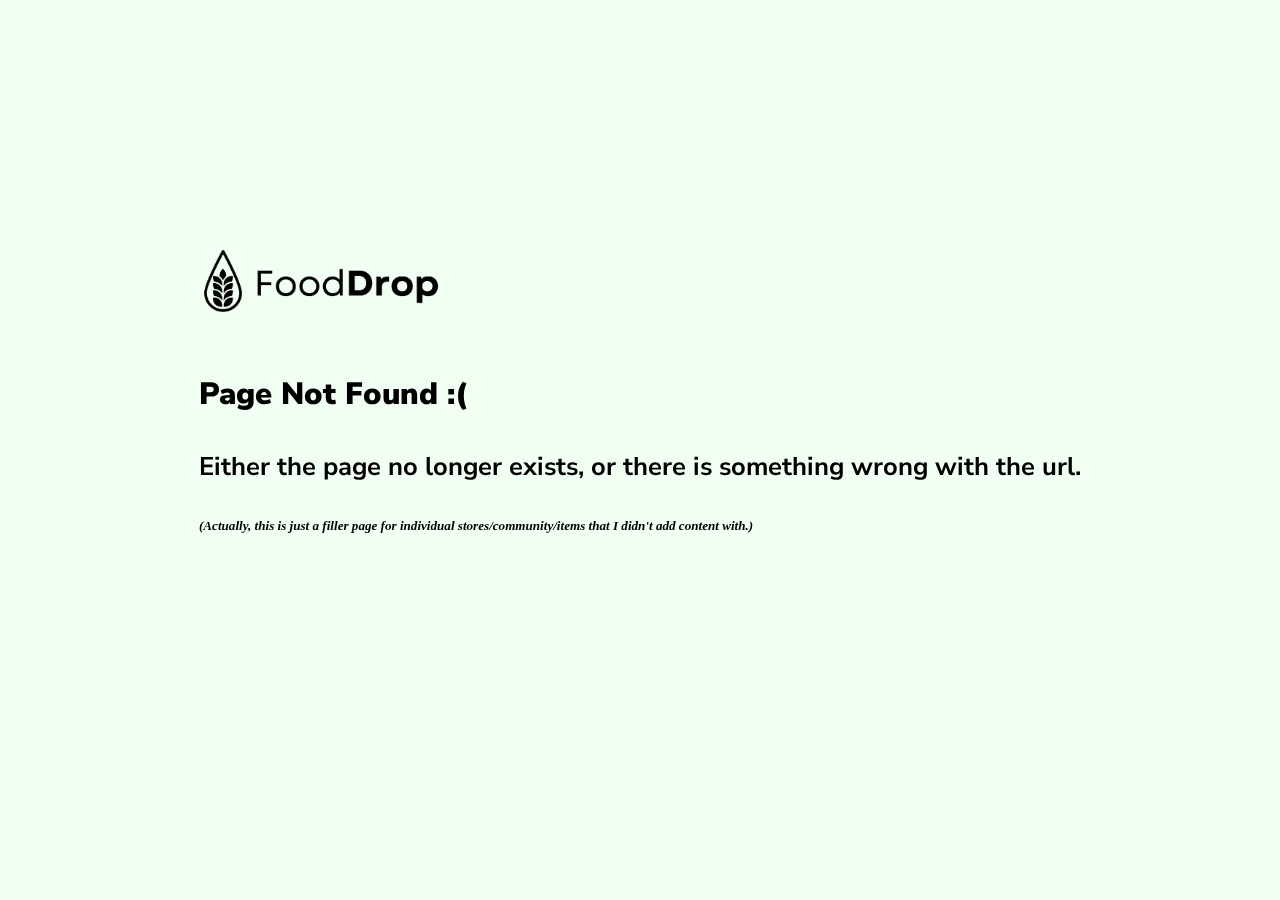
<file: void.html>
<!DOCTYPE html>
<html lang="en">

<head>
    <!-- Meta -->
    <meta charset="UTF-8">
    <meta name="viewport" content="width=device-width, initial-scale=1.0">

    <!-- Title -->
    <title>Donate - FoodDrop</title>

    <!-- Favicon -->
    <link rel="apple-touch-icon" sizes="180x180" href="favicon_io/apple-touch-icon.png">
    <link rel="icon" type="image/png" sizes="32x32" href="favicon_io/favicon-32x32.png">
    <link rel="icon" type="image/png" sizes="16x16" href="favicon_io/favicon-16x16.png">
    <link rel="manifest" href="favicon_io/site.webmanifest">

    <!-- CDNs, Fonts and Icons -->
    <link href="https://cdn.jsdelivr.net/npm/bootstrap@5.3.2/dist/css/bootstrap.min.css" rel="stylesheet"
        integrity="sha384-T3c6CoIi6uLrA9TneNEoa7RxnatzjcDSCmG1MXxSR1GAsXEV/Dwwykc2MPK8M2HN" crossorigin="anonymous">
    <link rel="preconnect" href="https://fonts.googleapis.com">
    <link rel="preconnect" href="https://fonts.gstatic.com" crossorigin>
    <link rel="stylesheet" href="https://cdnjs.cloudflare.com/ajax/libs/font-awesome/5.15.3/css/all.min.css">
    <link
        href="https://fonts.googleapis.com/css2?family=Nunito+Sans:ital,opsz,wght@0,6..12,200..1000;1,6..12,200..1000&family=Plus+Jakarta+Sans:ital,wght@0,200..800;1,200..800&display=swap"
        rel="stylesheet">
    <link rel="stylesheet"
        href="https://fonts.googleapis.com/css2?family=Material+Symbols+Outlined:opsz,wght,FILL,GRAD@24,400,0,0" />

    <!-- Global Style -->
    <link rel="stylesheet" href="style.css">

    <!-- Home Style -->
    <style>
        html {
            height: 100%;
            margin: 0;
        }

        body {
            height: 100%;
            margin: 0;
        }

        @media only screen and (max-width: 836px) {
            #void-page {
                padding-bottom: 40vh; 
            }
        }
    </style>
    <!-- Modular Scripts -->
    <script type="module" src="dark-mode.js"></script>
</head>

<body>
    <section id="void-page">
        <div id="void-logo"></div>
        <div id="void-text">
            <h3 class="dm-invert"><b>Page Not Found :(<b></h3>
            <h4 class="dm-invert">Either the page no longer exists, or there is something wrong with the url.</h4>
            <h6 class="dm-invert"><i>(Actually, this is just a filler page for individual stores/community/items that I didn't add content
                    with.)</i></h6>
        </div>
    </section>

    <script src="https://cdn.jsdelivr.net/npm/bootstrap@5.3.3/dist/js/bootstrap.bundle.min.js"
        integrity="sha384-YvpcrYf0tY3lHB60NNkmXc5s9fDVZLESaAA55NDzOxhy9GkcIdslK1eN7N6jIeHz"
        crossorigin="anonymous"></script>
    <script src="https://code.jquery.com/jquery-3.6.0.min.js"></script>
    <script src="clamp.js"></script>
    <script src="fooddrop.js"></script>
</body>

</html>
</file>
<file: style.css>
/* Global Styles */
* {
    box-sizing: border-box;
}

a {
    text-decoration: none;
    color: white;
}

body {
    background-color: rgb(240, 255, 241);
}

@font-face {
    font-family: "Garet";
    src: url(fonts/garet/Garet-Book.woff2);
}

@font-face {
    font-family: "Garet Bold";
    src: url(fonts/garet/Garet-Heavy.woff2);
}

.mobile-view {
    display: none;
    visibility: collapse;
}

.dm {
    margin: 0 auto;
    padding: 0 auto;
    display: flex;
    justify-content: center;
}

/* Carousel */
.carousel-container {
    position: relative;
    display: flex;
    flex-direction: row;
    align-content: center;
    justify-content: space-between;

    width: 100%;
    height: 100%;
}

.carousel-inner {
    border-radius: 10px;
}

.carousel-item-head {
    border-radius: 10px;
    background: rgb(0, 0, 0);
    background: linear-gradient(90deg, rgba(0, 0, 0, 1) 0%, rgba(0, 0, 0, 0.65) 60%, rgba(255, 255, 255, 0) 100%);
    width: 75%;
    height: 100%;

    position: relative;
    display: flex;
    flex-direction: row;
    justify-content: space-between;
    flex-wrap: nowrap;
}

.carousel-item-text {
    width: 75%;
    height: 100%;

    padding: 0 14vw;
    position: relative;
    display: flex;
    flex-direction: column;
    justify-content: center;
    align-content: flex-start;
    flex-wrap: wrap;
}

.carousel-item-text h3 {
    font-style: "Nunito Sans", sans-serif;
    font-size: calc(1.12rem + 1vw);
    line-height: 1em;
}

.carousel-item-text h6 {
    font-style: "Nunito Sans", sans-serif;
    color: rgb(202, 202, 202);
    font-size: calc(0.5rem + 0.4vw);
}

.carousel-item-text button {
    margin: 1vh 0;
}

.carousel-item-emp {
    width: 25%;
    height: 100%;
}

/* Cards */
.card-body {
    padding: 2vh calc(0.91rem + 0.3vw);
    width: 100%;
    height: 60%;

    display: flex;
    flex-direction: column;
    flex-wrap: nowrap;
    justify-content: space-between;

}

.card-img {
    margin: 0 auto;
    width: 100%;
    height: 40%;
    border-radius: 3px 3px 0 0;
}

.card-title {
    margin: 0 0 1vh 0;
    width: 100%;
    font-family: "Nunito Sans", sans-serif;
    font-weight: bold;
    font-size: calc(0.89rem + 0.3vw);
}

.card-location {
    margin: 0 0 1vh 0;
    width: 100%;
    color: rgb(2, 151, 2);
    font-size: calc(0.56rem + 0.3vw);
    font-family: "Nunito Sans", sans-serif;
    font-weight: bold;
}

.card-h-index {
    margin: 0 0 1vh 0;
    width: 100%;
    color: rgb(52, 150, 52);
    font-size: calc(0.56rem + 0.3vw);
    font-family: "Nunito Sans", sans-serif;
    font-weight: bold;
}

.card-rating {
    margin: 0 0 1vh 0;
    width: 100%;
    color: rgb(75, 202, 160);
    font-size: calc(0.56rem + 0.3vw);
    font-family: "Nunito Sans", sans-serif;
    font-weight: bold;
}

.card-text {
    width: 100%;
    font-size: calc(0.52rem + 0.3vw);
    line-height: calc(0.57rem + 0.8vh);
}

#home1 {
    background: url(images/home1.jpg);
}

#home2 {
    background: url(images/login.jpg);
}

#home3 {
    background: url(images/home3.jpg);
}

#home4 {
    background: url(images/home4.jpg);
}

#home5 {
    background: url(images/home5.jpg);
}

#home6 {
    background: url(images/home6.jpg);
}

#comm1 {
    background: url(images/comm1.jpg);
}

#comm2 {
    background: url(images/comm2.jpg);
}

#comm3 {
    background: url(images/comm3.jpg);
}

#comm4 {
    background: url(images/comm4.jpg);
}

#org1 {
    background: url(images/org1.jpg);
}

#org2 {
    background: url(images/org2.jpg);
}

#org3 {
    background: url(images/org3.jpg);
}

#org4 {
    background: url(images/org4.jpg);
}

#surhead1 {
    background: url(images/surhead1.jpg);
}

#surhead2 {
    background: url(images/surhead2.jpg);
}

#surhead3 {
    background: url(images/surhead3.jpg);
}

#sur1 {
    background: url(images/sur1.png);
}

#sur2 {
    background: url(images/sur2.jpg);
}

#sur3 {
    background: url(images/sur3.png);
}

#sur4 {
    background: url(images/sur4.jpg);
}

#sur5 {
    background: url(images/sur5.png);
}

#sur6 {
    background: url(images/sur6.jpg);
}

#sur7 {
    background: url(images/sur7.jpg);
}

#sur8 {
    background: url(images/sur8.jpg);
}

#sur9 {
    background: url(images/sur9.png);
}

#sur10 {
    background: url(images/sur10.jpg);
}

#sur11 {
    background: url(images/sur11.jpg);
}

#sur12 {
    background: url(images/sur12.jpg);
}

#home1,
#home2,
#home3,
#home4,
#home5,
#home6,
#comm1,
#comm2,
#comm3,
#comm4,
#org1,
#org2,
#org3,
#org4,
#surhead1,
#surhead2,
#surhead3,
#sur1,
#sur2,
#sur3,
#sur4,
#sur5,
#sur6,
#sur7,
#sur8,
#sur9,
#sur10,
#sur11,
#sur12 {
    background-size: cover;
    background-position: center;
    background-repeat: no-repeat;
}

/* Navigation Bar */
.navbar-container {
    font-family: "Garet";
    margin: 0 auto;
    position: fixed;

    z-index: 999;

    display: flex;
    justify-content: center;

    height: 60px;
    width: 100%;
    background: rgb(99, 230, 88);
    background: linear-gradient(135deg, rgba(99, 230, 88, 1) 0%, rgba(101, 244, 141, 1) 33%, rgba(76, 235, 192, 1) 66%, rgb(110, 230, 206) 100%);
    box-shadow: rgba(0, 0, 0, 0.24) 0px 3px 8px;
}

.navbar-container.dark-mode {
    background: linear-gradient(90deg, rgba(78,106,82,1) 0%, rgba(80,108,95,1) 33%, rgba(74,102,95,1) 66%, rgba(78,110,108,1) 100%);
}

.navbar-container-home {
    font-family: "Garet";
    margin: 0 auto;
    position: fixed;

    z-index: 999;

    display: flex;
    justify-content: center;

    height: 60px;
    width: 100%;
    background: rgb(99, 230, 88);
    background: linear-gradient(135deg, rgba(100, 230, 88, 0.911) 0%, rgba(101, 244, 141, 0.89) 33%, rgba(76, 235, 192, 0.89) 66%, rgba(116, 255, 227, 0.5) 100%);
    box-shadow: rgba(0, 0, 0, 0.45) 0px 20px 25px -5px, rgba(0, 0, 0, 0.14) 0px 10px 10px -5px;
}

.navbar-edges {
    margin: 0 auto;
    position: absolute;
    padding: 0 4vw;

    height: 100%;
    width: 100%;
    display: flex;
    flex-wrap: nowrap;
    flex-direction: row;
    justify-content: space-between;
}

.navbar-section {
    position: relative;
    display: flex;

    justify-content: center;
    align-items: center;
}

.navbar-links {
    margin: 0 auto;
    position: absolute;

    height: 100%;
    width: 45vw;
    display: flex;
    flex-wrap: nowrap;
    flex-direction: row;
    justify-content: center;
    align-items: center;

    font-size: calc(0.7em + 0.3vw);
}

.nav-item {
    display: flex;
    margin: 0 0.5vw;
}

.nav-login {
    margin-left: 1.5vw;
    margin-right: 1.5vw;
}

.nav-link {
    padding: 2px 6px;

    border: solid 0.6px rgba(255, 255, 255, 0);
    border-radius: 4px;

    color: rgb(255, 255, 255);
    font-family: "Garet";
    text-align: center;
}

.nav-link:hover {
    border: solid 0.6px rgb(255, 255, 255);
    background-color: rgba(255, 255, 255, 0.075);
    border-radius: 4px;

    color: white;
}

.onpage,
.onpage:hover {
    border: solid 0.6px white;
    background-color: white;
    border-radius: 4px;

    cursor: default;
    font-family: "Garet";
}

.on-home,
.on-home:hover {
    color: rgb(99, 230, 88);
}

.on-donate,
.on-donate:hover {
    color: rgb(112, 236, 133);
}

.on-market,
.on-market:hover {
    color: rgb(101, 244, 173);
}

.on-about,
.on-about:hover {
    color: rgb(76, 235, 192);
}

.on-contact,
.on-contact:hover {
    color: rgb(102, 233, 207);
}

/* Home.html */
#home-page {
    margin: 0 auto;
    height: 100vh;
    width: 100%;
    background: rgb(99, 230, 88);
    background: linear-gradient(135deg, rgb(159, 219, 154) 0%, rgb(182, 240, 199) 33%, rgb(131, 185, 171) 66%, rgb(177, 250, 235) 100%);

    color: white;
    font-family: "Nunito Sans", sans-serif;

    position: relative;
}

#home-carousel {
    margin: 0 auto;
    height: 100%;
    width: 100%;
    background: rgb(99, 230, 88);
    background: linear-gradient(135deg, rgb(159, 219, 154) 0%, rgb(182, 240, 199) 33%, rgb(131, 185, 171) 66%, rgb(177, 250, 235) 100%);

    background-size: cover;
    background-position: center;
    background-repeat: no-repeat;

    color: white;
    font-family: "Nunito Sans", sans-serif;
}

.home-carousel-item {
    height: 100%;
    width: 100%;
}

.carousel-item-home {
    background: linear-gradient(0deg, rgba(0, 0, 0, 0.80) 0%, rgba(0, 0, 0, 0.75) 20%, rgba(255, 255, 255, 0) 100%);
    width: 100%;
    height: 100%;

    position: relative;
    display: flex;
    flex-direction: row;
    justify-content: space-between;
    flex-wrap: nowrap;
}

.carousel-home-text {
    width: 75%;
    height: 100%;

    padding: 0 14vw 25vh;
    position: relative;
    display: flex;
    flex-direction: column;
    justify-content: flex-end;
    align-content: flex-start;
    flex-wrap: wrap;
    text-shadow: 2px 2px 4px rgba(0, 0, 0, 0.6);
}

.carousel-home-text a button {
    text-shadow: 2px 2px 4px rgba(0, 0, 0, 0.6);
}

.carousel-home-text h3 {
    font-style: "Nunito Sans", sans-serif;
    font-size: calc(1.12rem + 1.5vw);
    line-height: 1em;
}

.carousel-home-text h6 {
    font-style: "Nunito Sans", sans-serif;
    color: rgb(202, 202, 202);
    font-size: calc(0.7rem + 0.4vw);
}

.carousel-home-text button {
    margin: 1vh 0;
}

.carousel-home-emp {
    width: 25%;
    height: 100%;
    visibility: visible;
}

/* Donations.html */
section#donate-page {
    margin: 0 auto;
    padding: 60px 4.6vw;
    position: relative;
    width: 100%;

    display: flex;
    flex-direction: column;
    background-color: rgba(255, 255, 255, 0);
}

#donate-header {
    margin: 2vh 0 0vh 0;
    height: 34vh;
    width: 100%;

    border-radius: 10px;
    background-color: rgba(0, 0, 0, 0.678);

    color: white;
    font-family: "Nunito Sans", sans-serif;
}

#donate-carousel,
.donate-carousel-item {
    height: 100%;
    width: 100%;
    box-shadow: rgba(0, 0, 0, 0.1) 0px 20px 25px -5px, rgba(0, 0, 0, 0.04) 0px 10px 10px -5px;
}

.donate-carousel-item {
    height: 100%;
    width: 100%;
    border-radius: 10px;
    box-shadow: rgba(0, 0, 0, 0.1) 0px 20px 25px -5px, rgba(0, 0, 0, 0.04) 0px 10px 10px -5px;
}

.donate-carousel {
    box-shadow: rgba(0, 0, 0, 0.1) 0px 20px 25px -5px, rgba(0, 0, 0, 0.04) 0px 10px 10px -5px;
}

#donor1,
#donor2,
#donor3 {
    height: 100%;
    width: 100%;
}

#donor1 {
    background: url(images/donor1.jpg);
    background-size: cover;
    background-position-x: center;
    background-position-y: 10%;
    background-repeat: no-repeat;
}

#donor2 {
    background: url(images/donor2.jpg);
    background-size: cover;
    background-position-x: center;
    background-position-y: 25%;
    background-repeat: no-repeat;
}

#donor3 {
    background: url(images/donor3.jpg);
    background-size: cover;
    background-position: center;
    background-repeat: no-repeat;
}

.donate-card-section {
    width: 100%;
    margin: 3.8vh 0;
    position: relative;
}

.section-two {
    margin: 2vh 0;
}

.donate-card-section h2 {
    margin: 1.8vh 0 1.2vh 3.4vh;
    font-family: "Nunito Sans", sans-serif;
    font-weight: bold;
    color: rgb(32, 36, 32);
}

.donate-card-row {
    width: 100%;
    position: relative;
    display: flex;
    flex-direction: row;
    flex-wrap: wrap;
    justify-content: space-between;
}

.donate-card {
    position: relative;
    display: flex;
    flex-direction: column;
    justify-content: space-between;

    width: 18.73vw;
    height: 23.96vw;
    min-width: 200px;
    min-height: 330px;
    margin: 2.4vh 1vw;
}

/* Surplus.html */
#surplus-carousel,
.surplus-carousel-item {
    height: 100%;
    width: 100%;
    box-shadow: rgba(0, 0, 0, 0.1) 0px 20px 25px -5px, rgba(0, 0, 0, 0.04) 0px 10px 10px -5px;
}

.surplus-carousel-item {
    height: 100%;
    width: 100%;
    border-radius: 3px;
    box-shadow: rgba(0, 0, 0, 0.1) 0px 20px 25px -5px, rgba(0, 0, 0, 0.04) 0px 10px 10px -5px;
}

.surplus-carousel {
    box-shadow: rgba(0, 0, 0, 0.1) 0px 20px 25px -5px, rgba(0, 0, 0, 0.04) 0px 10px 10px -5px;
}

#surhead1,
#surhead2,
#surhead3 {
    border-radius: 8px 8px 0 0;
    height: 100%;
    width: 100%;
}

/* About-Us.html */
.main-section {
    position: relative;
    padding: 80px 0;
    height: 100%;
    font-family: 'Nunito Sans', sans-serif;
}

.main-section h2 {
    font-size: 28px;
    font-weight: bold;
    color: #333;
    margin-bottom: 20px;
}

.main-section p {
    font-size: 18px;
    color: #666;
    margin-bottom: 40px;
}

.main-section .img-fluid {
    width: 100%;
    height: auto;
}

.main-container {
    margin: 0 auto;
    padding: 0 15px;

    position: relative;

    width: 100%;
    height: 100%;

    display: flex;
    flex-wrap: wrap;
    flex-direction: column;
    align-items: center;
}

.about-us-container {
    height: 153vh;
    position: relative;
    display: flex;
    flex-wrap: wrap;
    flex-direction: column;
    justify-content: center;
}

.about-us-item {
    width: 50%;
    height: 100%;
    padding: 0 2vw;
    position: relative;
    display: flex;
    flex-wrap: nowrap;
    flex-direction: column;
    align-items: center;
    justify-content: space-between;
}

.about-us-content {
    width: 100%;
    height: 40%;
    position: relative;
    display: flex;
    flex-wrap: nowrap;
    flex-direction: column;
    align-items: center;
    justify-content: flex-start;
}

.about-us-text {
    width: 100%;
    height: 60%;
    margin: 1vh 1vw;
    position: relative;
    display: flex;
    flex-wrap: nowrap;
    flex-direction: column;
    align-items: center;
    justify-content: flex-start;
}

.about-us-text p {
    font-size: calc(0.5rem + 0.8vw);
}

.about-us-img {
    border-radius: 5px;
}

.mission-image, .vision-image {
    width: 30vh;
    height: 30vh;
    margin-bottom: 30px;
    text-align: center;
}

.business-container {
    height: 10vh;
    position: relative;
    display: flex;
    flex-wrap: wrap;
    flex-direction: row;
    justify-content: space-around;
}

.business {
    padding: 1vw;
    position: relative;
    display: flex;
    flex-wrap: wrap;
    flex-direction: column;
}

.business p {
    margin: 0;
    position: relative;
    display: flex;
    flex-wrap: wrap;
    flex-direction: column;
}

.team {
    text-align: center;
}

.team-members {
    display: flex;
    flex-direction: row;
    justify-content: space-around;
    flex-wrap: wrap;
}

.team-member {
    width: 17vw;
    margin: 10px;

    height: 60vh;
    display: flex;
    flex-direction: column;
    align-items: center;
    justify-content: space-between;
    text-align: center;
}

.team-member-img {
    width: 100%;
    height: 70%;
    border-radius: 4px;
}

.team-member-text {
    width: 100%;
    height: 30%;
    display: flex;
    flex-direction: column;
    align-items: center;
    justify-content: flex-end;
    text-align: center;
}

.team-member-text h3 {
    font-size: calc(0.7rem + 1vw);
}

#tm1 {
    background: url(images/tm1.jpg);
}
#tm2 {
    background: url(images/tm2.jpg);
}
#tm3 {
    background: url(images/tm3.jpg);
}
#tm4 {
    background: url(images/tm4.jpg);
}
#tm5 {
    background: url(images/tm5.jpg);
}

#tm1, #tm2, #tm3, #tm4, #tm5 {
    background-size: cover;
    background-position: center;
    background-repeat: no-repeat;
}


.slide-up {
    opacity: 0;
    transform: translateY(100px);
    transition: opacity 0.5s, transform 0.5s;
}

.slide-up.active {
    opacity: 1;
    transform: translateY(0px);
    transition: opacity 1s, transform 0.5s ease-out;
}

/* Login.html */
section.entire-screenwide {
    margin: 0 auto;
    position: relative;
    width: 100%;
    height: 100%;

    display: flex;
    align-items: center;
    justify-content: center;
    flex-direction: row;

    z-index: 1;
}

#login-page-left {
    margin: 0 auto;
    position: relative;

    width: 45%;
    height: 100%;
    background: linear-gradient(135deg, rgba(99, 230, 88, 1) 0%, rgba(101, 244, 141, 1) 33%, rgba(76, 235, 192, 1) 66%, rgba(133, 255, 231, 1) 100%);

    display: flex;
    align-items: center;
    flex-direction: column;
}

#login-title {
    margin: 2vh 0vh;
    position: relative;
    width: 90%;
    height: 100px;
}

#login-brand {
    position: absolute;
}

#login-container {
    position: relative;
    width: 100%;
    height: 90%;

    display: flex;
    justify-content: center;
}

#signup {
    background: linear-gradient(135deg, rgba(99, 230, 88, 1) 0%, rgba(101, 244, 141, 1) 33%, rgba(76, 235, 192, 1) 66%, rgba(133, 255, 231, 1) 100%);
}

#signup-container {
    position: relative;
    width: 50%;
    height: 90%;

    display: flex;
    justify-content: center;
}

#login-card {
    position: relative;
    padding: 2.14vh 4.39vw;
    width: 90%;
    height: 100%;
    display: flex;
    flex-direction: column;
    justify-content: space-evenly;

    background: rgba(255, 255, 255, 0.24);
    border-radius: 12px;
    box-shadow: rgba(0, 0, 0, 0.1) 0px 20px 25px -5px, rgba(0, 0, 0, 0.04) 0px 10px 10px -5px;
}

#login-fields h2 {
    color: white;
    font-family: "Nunito Sans", sans-serif;
    letter-spacing: -0.03em;
}

.form-group {
    height: 40px;
    position: relative;
    margin-bottom: 2vh;

    display: flex;
    align-items: center;
    justify-content: flex-end;
}

#username,
#email,
#password {
    border: solid 2px white;
    background-color: rgba(255, 255, 255, 0.438);

    color: rgb(41, 41, 41);
    font-family: "Nunito Sans", sans-serif;

    position: absolute;
    z-index: 5;
}

#username::placeholder,
#email::placeholder,
#password::placeholder {
    color: rgb(64, 65, 64);
}

#username:focus,
#email:focus,
#password:focus {
    box-shadow: rgba(0, 0, 0, 0.35) 0px 5px 15px;
}

.error-message {
    position: absolute;
    display: flex;
    align-items: center;
    z-index: 6;

    font-family: "Nunito Sans", sans-serif;
    font-size: 0.89em;
    border: solid 2px white;
    background: linear-gradient(135deg, rgb(182, 240, 199) 0%, rgb(164, 230, 212) 100%);
    box-shadow: rgba(0, 0, 0, 0.24) 0px 3px 8px;
    padding: 15px;
    border-radius: 6px;
    height: 50px;
    width: 50%;
    color: rgb(56, 56, 56);
}

#user-error,
#email-error,
#pass-error {
    visibility: collapse;
}

.pass-valid {
    font-size: 0.68em;
}

.form-check {
    position: relative;
    margin-bottom: 2vh;
}

.form-check-label {
    font-family: "Nunito Sans", sans-serif;
    color: white;
    text-shadow: 2px 2px 4px rgba(0, 0, 0, 0.3);
}

#rememberMe {
    border: solid 2px white;
    background-color: rgba(255, 255, 255, 0.438);
    box-shadow: none;
    color: rgb(56, 56, 56);
}

#rememberMe:checked {
    background-color: rgb(255, 255, 255);
}

.form-login {
    position: relative;
    margin-bottom: 2vh;

    display: flex;
    flex-direction: column;
    align-items: center;
}

#login-login {
    background-color: rgb(245, 245, 245);
    border-radius: 6px;
    height: 40px;
    width: 30%;
    min-width: 130px;
    color: rgb(105, 105, 105);
}

#login-login:hover {
    background-color: white;
    box-shadow: rgba(0, 0, 0, 0.3) 0px 3px 8px;
}

#forgot-pass {
    color: white;
    text-shadow: 2px 2px 4px rgba(0, 0, 0, 0.3);
}

#login-signup {
    position: relative;
    display: flex;
    align-items: center;
    flex-wrap: nowrap;
    justify-content: center;
    text-align: center;
}

#login-other-options {
    margin: 0 auto;
    position: relative;
    display: flex;
    flex-direction: column;
    align-items: center;

    width: 100%;
}

#login-op-divider {
    position: relative;
    display: flex;
    flex-direction: row;
    align-items: center;
    justify-content: space-between;
    width: 100%;

    margin-bottom: 2vh;
}

#login-op-divider h6 {
    margin: 0 auto;
    padding: 0 1.6vh;
    color: white;
    text-shadow: 2px 2px 4px rgba(0, 0, 0, 0.3);
}

.login-op {
    background-color: #ffffff80;
    border-radius: 5px;
    width: 100%;
    height: 3px;
}

.login-op-container {
    margin: 0.5vh 0;
    width: 100%;
    position: relative;
    display: flex;
    justify-content: center;
}

.login-op-container button {
    max-width: 27vw;
    min-width: 24vw;
}

.login-fb {
    background-color: rgb(3, 41, 255);
    color: white;
}

.login-fb:hover {
    background-color: rgb(1, 31, 202);
    color: white;
    box-shadow: rgba(0, 0, 0, 0.3) 0px 3px 8px;
}

.login-fb:active:focus {
    background-color: rgb(1, 31, 202);
    color: white;
    box-shadow: rgba(0, 0, 0, 0.3) 0px 3px 8px;
}

.login-google {
    background-color: rgb(245, 245, 245);
    color: rgb(51, 51, 51);
}

.login-google:hover {
    background-color: white;
    color: rgb(51, 51, 51);
    box-shadow: rgba(0, 0, 0, 0.3) 0px 3px 8px;
}

.login-google:active:focus {
    background-color: white;
    color: rgb(51, 51, 51);
    box-shadow: rgba(0, 0, 0, 0.3) 0px 3px 8px;
}

#login-page-bg {
    margin: 0 auto;
    position: relative;
    width: 55%;
    height: 100%;

    background: url(images/login.jpg);
    background-size: cover;
    background-position: center;

    display: flex;
    flex-direction: column;
    justify-content: space-between;
}

.login-upper-shadow {
    width: 100%;
    height: 70px;
    background: linear-gradient(0deg, rgba(255, 255, 255, 0) 0%, rgba(0, 0, 0, 1) 100%);

    display: flex;
    align-content: flex-end;
    flex-wrap: wrap;
    justify-content: flex-end;
}

.login-lower-shadow {
    width: 100%;
    height: 70px;
    background: linear-gradient(180deg, rgba(255, 255, 255, 0) 0%, rgba(0, 0, 0, 1) 100%);

    display: flex;
    align-content: flex-end;
    flex-wrap: wrap;
    justify-content: flex-end;
}

.login-upper-text {
    margin-top: 3vh;
    margin-right: 1.3vw;

    color: white;
    font-family: "Nunito Sans", sans-serif;
    font-weight: 500;
    font-size: 15px;
}

.login-lower-text {
    margin-bottom: 3vh;
    margin-right: 1.3vw;

    color: white;
    font-family: "Nunito Sans", sans-serif;
    font-weight: 500;
    font-size: 15px;
}

/* Contact-Us */
.contact-page {
    position: relative;
    display: flex;
    padding-top: 60px;
    
    justify-content: center;
    width: auto;
    align-items: center;
}

.contact-container {
    display: flex;
    padding: 2.5vw;
    justify-content: center;
    width: auto;
    align-items: center;
}

#contact-info-box {
    background-color: white;
    box-shadow: 0px 0px 10px rgba(0, 0, 0, 0.1);
    padding: 40px;
    border-radius: 20px;
    font-family: "Nunito Sans", sans-serif;
    font-weight: 500;
    font-size: 15px;
}

.contact-info {
    display: flex;
    align-items: center;
    margin-bottom: 10px;
}

.contact-info i {
    margin-right: 10px;
    width: 30px;
    height: 30px;
    display: inline-flex;
    align-items: center;
}

.contact-info p {
    margin: 0;
}

/* Void.html */
#void-page {
    position: relative;
    padding: 0 5vh 7vh 5vh;
    width: 100%;
    height: 100%;
    display: flex;
    flex-direction: column;
    align-content: center;
    justify-content: center;
    flex-wrap: wrap;
}

#void-text {
    margin: 3vh 0;
}

#void-text h3 {
    font-family: "Nunito Sans", sans-serif;
    font-size: calc(1.12rem + 1vw);
}

#void-text h4 {
    font-family: "Nunito Sans", sans-serif;
    font-size: calc(0.8rem + 1vw);
}

#void-text h5 {
    font-family: "Nunito Sans", sans-serif;
    font-size: calc(0.7rem + 0.7vw);
}

#void-text h6 {
    font-size: calc(0.5rem + 0.4vw);
}

#void-logo {
    width: 18.84vw;
    height: 5.4vw;
    min-width: 200px;
    min-height: 56.59px;
    background: url(logos/TLB.png);
    background-size: cover;
}

#dark-mode {
    background: linear-gradient(90deg, rgba(78,106,82,1) 0%, rgba(80,108,95,0.6587009803921569) 33%, rgba(74,102,95,1) 66%, rgba(78,110,108,0) 100%);
}
</file>
